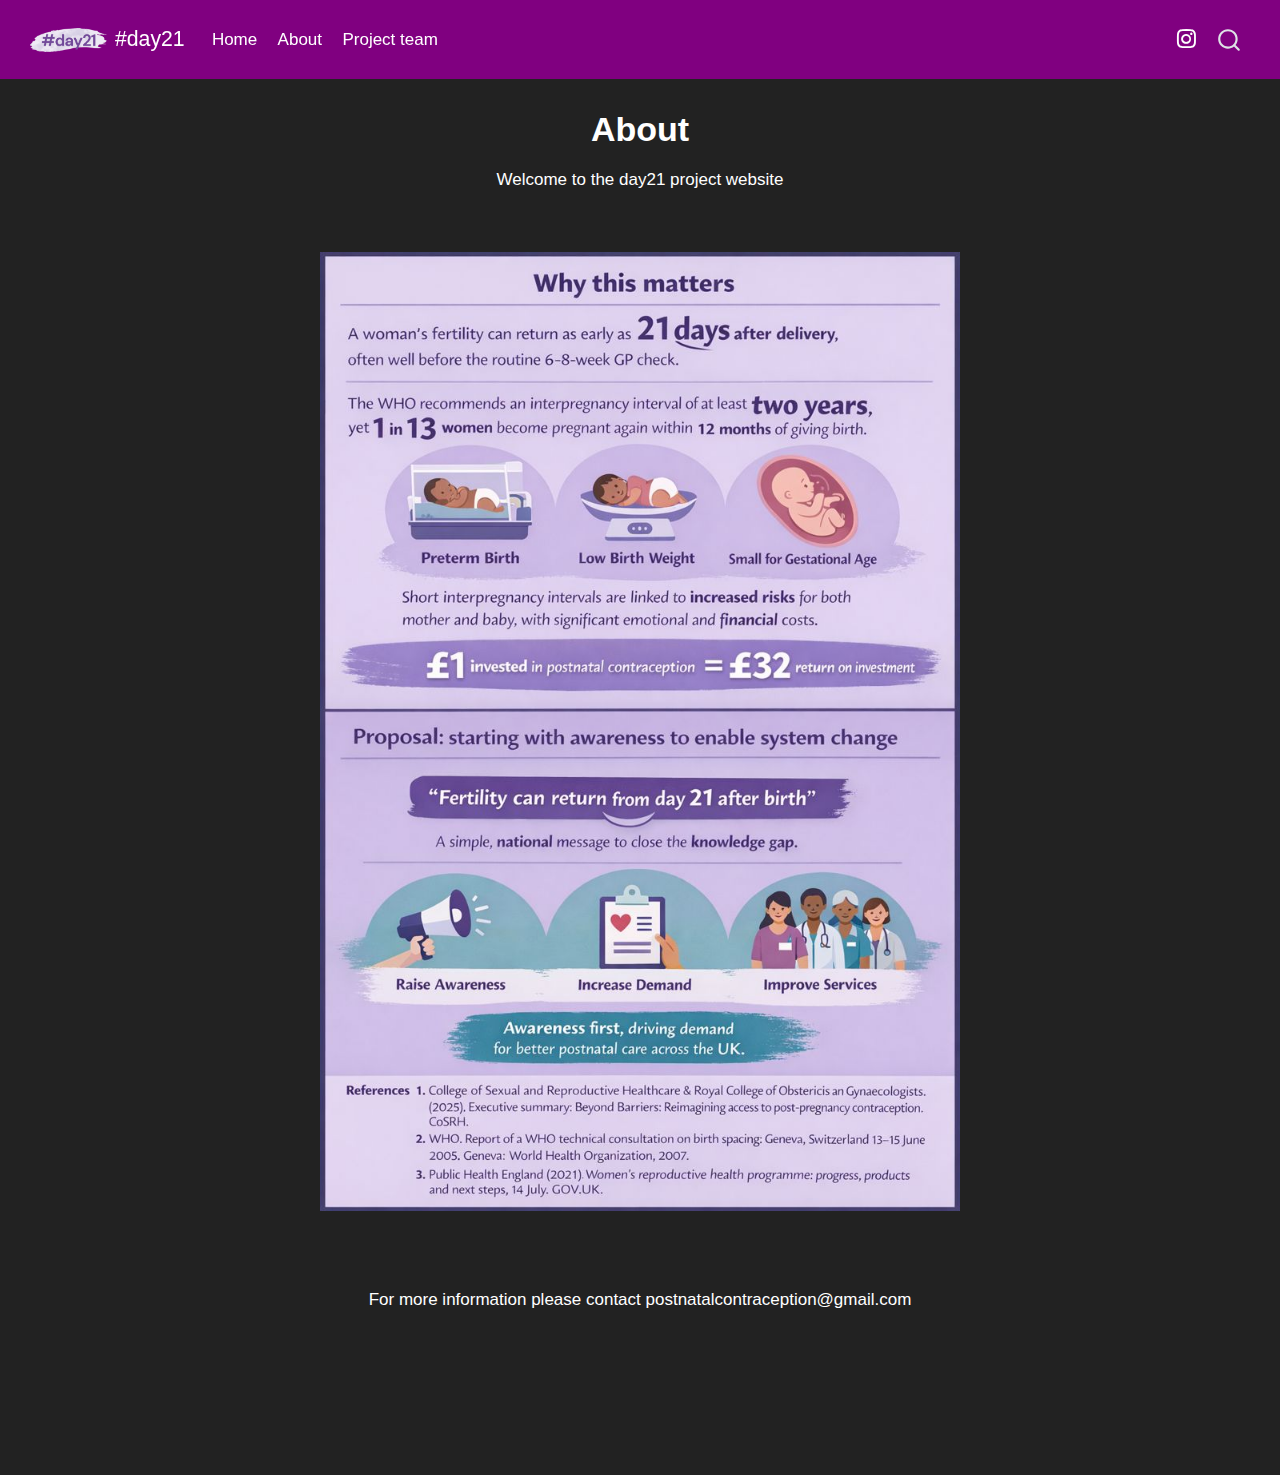
<file: docs/about.html>
<!DOCTYPE html>
<html xmlns="http://www.w3.org/1999/xhtml" lang="en" xml:lang="en"><head>

<meta charset="utf-8">
<meta name="generator" content="quarto-1.6.42">

<meta name="viewport" content="width=device-width, initial-scale=1.0, user-scalable=yes">


<title>About – #day21</title>
<style>
code{white-space: pre-wrap;}
span.smallcaps{font-variant: small-caps;}
div.columns{display: flex; gap: min(4vw, 1.5em);}
div.column{flex: auto; overflow-x: auto;}
div.hanging-indent{margin-left: 1.5em; text-indent: -1.5em;}
ul.task-list{list-style: none;}
ul.task-list li input[type="checkbox"] {
  width: 0.8em;
  margin: 0 0.8em 0.2em -1em; /* quarto-specific, see https://github.com/quarto-dev/quarto-cli/issues/4556 */ 
  vertical-align: middle;
}
</style>


<script src="site_libs/quarto-nav/quarto-nav.js"></script>
<script src="site_libs/quarto-nav/headroom.min.js"></script>
<script src="site_libs/clipboard/clipboard.min.js"></script>
<script src="site_libs/quarto-search/autocomplete.umd.js"></script>
<script src="site_libs/quarto-search/fuse.min.js"></script>
<script src="site_libs/quarto-search/quarto-search.js"></script>
<meta name="quarto:offset" content="./">
<script src="site_libs/quarto-html/quarto.js"></script>
<script src="site_libs/quarto-html/popper.min.js"></script>
<script src="site_libs/quarto-html/tippy.umd.min.js"></script>
<script src="site_libs/quarto-html/anchor.min.js"></script>
<link href="site_libs/quarto-html/tippy.css" rel="stylesheet">
<link href="site_libs/quarto-html/quarto-syntax-highlighting-dark-b53751a350365c71b6c909e95f209ed1.css" rel="stylesheet" id="quarto-text-highlighting-styles">
<script src="site_libs/bootstrap/bootstrap.min.js"></script>
<link href="site_libs/bootstrap/bootstrap-icons.css" rel="stylesheet">
<link href="site_libs/bootstrap/bootstrap-587cce3f7b410ddac10a7e7c797d839a.min.css" rel="stylesheet" append-hash="true" id="quarto-bootstrap" data-mode="dark">
<script id="quarto-search-options" type="application/json">{
  "location": "navbar",
  "copy-button": false,
  "collapse-after": 3,
  "panel-placement": "end",
  "type": "overlay",
  "limit": 50,
  "keyboard-shortcut": [
    "f",
    "/",
    "s"
  ],
  "show-item-context": false,
  "language": {
    "search-no-results-text": "No results",
    "search-matching-documents-text": "matching documents",
    "search-copy-link-title": "Copy link to search",
    "search-hide-matches-text": "Hide additional matches",
    "search-more-match-text": "more match in this document",
    "search-more-matches-text": "more matches in this document",
    "search-clear-button-title": "Clear",
    "search-text-placeholder": "",
    "search-detached-cancel-button-title": "Cancel",
    "search-submit-button-title": "Submit",
    "search-label": "Search"
  }
}</script>
<meta name="google-site-verification" content="YNCoKHF_iTIL2Mel8LO_p5IDsyJMHZ4XeLQvDbiXY2U">





<link rel="stylesheet" href="styles.css">
</head>

<body class="nav-fixed fullcontent">

<div id="quarto-search-results"></div>
  <header id="quarto-header" class="headroom fixed-top">
    <nav class="navbar navbar-expand-lg " data-bs-theme="dark">
      <div class="navbar-container container-fluid">
      <div class="navbar-brand-container mx-auto">
    <a href="./index.html" class="navbar-brand navbar-brand-logo">
    <img src="./images/day21_transparent.png" alt="" class="navbar-logo">
    </a>
    <a class="navbar-brand" href="./index.html">
    <span class="navbar-title">#day21</span>
    </a>
  </div>
            <div id="quarto-search" class="" title="Search"></div>
          <button class="navbar-toggler" type="button" data-bs-toggle="collapse" data-bs-target="#navbarCollapse" aria-controls="navbarCollapse" role="menu" aria-expanded="false" aria-label="Toggle navigation" onclick="if (window.quartoToggleHeadroom) { window.quartoToggleHeadroom(); }">
  <span class="navbar-toggler-icon"></span>
</button>
          <div class="collapse navbar-collapse" id="navbarCollapse">
            <ul class="navbar-nav navbar-nav-scroll me-auto">
  <li class="nav-item">
    <a class="nav-link" href="./index.html"> 
<span class="menu-text">Home</span></a>
  </li>  
  <li class="nav-item">
    <a class="nav-link active" href="./about.html" aria-current="page"> 
<span class="menu-text">About</span></a>
  </li>  
  <li class="nav-item">
    <a class="nav-link" href="./project-team.html"> 
<span class="menu-text">Project team</span></a>
  </li>  
</ul>
            <ul class="navbar-nav navbar-nav-scroll ms-auto">
  <li class="nav-item compact">
    <a class="nav-link" href="https://www.instagram.com/postnatalcontraception"> <i class="bi bi-instagram" role="img">
</i> 
<span class="menu-text"></span></a>
  </li>  
</ul>
          </div> <!-- /navcollapse -->
            <div class="quarto-navbar-tools">
</div>
      </div> <!-- /container-fluid -->
    </nav>
</header>
<!-- content -->
<div id="quarto-content" class="quarto-container page-columns page-rows-contents page-layout-article page-navbar">
<!-- sidebar -->
<!-- margin-sidebar -->
    
<!-- main -->
<main class="content" id="quarto-document-content">

<header id="title-block-header" class="quarto-title-block default">
<div class="quarto-title">
<h1 class="title">About</h1>
</div>



<div class="quarto-title-meta">

    
  
    
  </div>
  


</header>


<div style="text-align: center;">
<p>Welcome to the day21 project website</p>
<p><br></p>
<div class="quarto-figure quarto-figure-center">
<figure class="figure">
<p><img src="images/why.png" class="img-fluid quarto-figure quarto-figure-center figure-img" style="width:80.0%"></p>
</figure>
</div>
<p><br></p>
<p>For more information please contact postnatalcontraception@gmail.com</p>
<p><br><br></p>
</div>



</main> <!-- /main -->
<script id="quarto-html-after-body" type="application/javascript">
window.document.addEventListener("DOMContentLoaded", function (event) {
  const toggleBodyColorMode = (bsSheetEl) => {
    const mode = bsSheetEl.getAttribute("data-mode");
    const bodyEl = window.document.querySelector("body");
    if (mode === "dark") {
      bodyEl.classList.add("quarto-dark");
      bodyEl.classList.remove("quarto-light");
    } else {
      bodyEl.classList.add("quarto-light");
      bodyEl.classList.remove("quarto-dark");
    }
  }
  const toggleBodyColorPrimary = () => {
    const bsSheetEl = window.document.querySelector("link#quarto-bootstrap");
    if (bsSheetEl) {
      toggleBodyColorMode(bsSheetEl);
    }
  }
  toggleBodyColorPrimary();  
  const icon = "";
  const anchorJS = new window.AnchorJS();
  anchorJS.options = {
    placement: 'right',
    icon: icon
  };
  anchorJS.add('.anchored');
  const isCodeAnnotation = (el) => {
    for (const clz of el.classList) {
      if (clz.startsWith('code-annotation-')) {                     
        return true;
      }
    }
    return false;
  }
  const onCopySuccess = function(e) {
    // button target
    const button = e.trigger;
    // don't keep focus
    button.blur();
    // flash "checked"
    button.classList.add('code-copy-button-checked');
    var currentTitle = button.getAttribute("title");
    button.setAttribute("title", "Copied!");
    let tooltip;
    if (window.bootstrap) {
      button.setAttribute("data-bs-toggle", "tooltip");
      button.setAttribute("data-bs-placement", "left");
      button.setAttribute("data-bs-title", "Copied!");
      tooltip = new bootstrap.Tooltip(button, 
        { trigger: "manual", 
          customClass: "code-copy-button-tooltip",
          offset: [0, -8]});
      tooltip.show();    
    }
    setTimeout(function() {
      if (tooltip) {
        tooltip.hide();
        button.removeAttribute("data-bs-title");
        button.removeAttribute("data-bs-toggle");
        button.removeAttribute("data-bs-placement");
      }
      button.setAttribute("title", currentTitle);
      button.classList.remove('code-copy-button-checked');
    }, 1000);
    // clear code selection
    e.clearSelection();
  }
  const getTextToCopy = function(trigger) {
      const codeEl = trigger.previousElementSibling.cloneNode(true);
      for (const childEl of codeEl.children) {
        if (isCodeAnnotation(childEl)) {
          childEl.remove();
        }
      }
      return codeEl.innerText;
  }
  const clipboard = new window.ClipboardJS('.code-copy-button:not([data-in-quarto-modal])', {
    text: getTextToCopy
  });
  clipboard.on('success', onCopySuccess);
  if (window.document.getElementById('quarto-embedded-source-code-modal')) {
    const clipboardModal = new window.ClipboardJS('.code-copy-button[data-in-quarto-modal]', {
      text: getTextToCopy,
      container: window.document.getElementById('quarto-embedded-source-code-modal')
    });
    clipboardModal.on('success', onCopySuccess);
  }
    var localhostRegex = new RegExp(/^(?:http|https):\/\/localhost\:?[0-9]*\//);
    var mailtoRegex = new RegExp(/^mailto:/);
      var filterRegex = new RegExp('/' + window.location.host + '/');
    var isInternal = (href) => {
        return filterRegex.test(href) || localhostRegex.test(href) || mailtoRegex.test(href);
    }
    // Inspect non-navigation links and adorn them if external
 	var links = window.document.querySelectorAll('a[href]:not(.nav-link):not(.navbar-brand):not(.toc-action):not(.sidebar-link):not(.sidebar-item-toggle):not(.pagination-link):not(.no-external):not([aria-hidden]):not(.dropdown-item):not(.quarto-navigation-tool):not(.about-link)');
    for (var i=0; i<links.length; i++) {
      const link = links[i];
      if (!isInternal(link.href)) {
        // undo the damage that might have been done by quarto-nav.js in the case of
        // links that we want to consider external
        if (link.dataset.originalHref !== undefined) {
          link.href = link.dataset.originalHref;
        }
      }
    }
  function tippyHover(el, contentFn, onTriggerFn, onUntriggerFn) {
    const config = {
      allowHTML: true,
      maxWidth: 500,
      delay: 100,
      arrow: false,
      appendTo: function(el) {
          return el.parentElement;
      },
      interactive: true,
      interactiveBorder: 10,
      theme: 'quarto',
      placement: 'bottom-start',
    };
    if (contentFn) {
      config.content = contentFn;
    }
    if (onTriggerFn) {
      config.onTrigger = onTriggerFn;
    }
    if (onUntriggerFn) {
      config.onUntrigger = onUntriggerFn;
    }
    window.tippy(el, config); 
  }
  const noterefs = window.document.querySelectorAll('a[role="doc-noteref"]');
  for (var i=0; i<noterefs.length; i++) {
    const ref = noterefs[i];
    tippyHover(ref, function() {
      // use id or data attribute instead here
      let href = ref.getAttribute('data-footnote-href') || ref.getAttribute('href');
      try { href = new URL(href).hash; } catch {}
      const id = href.replace(/^#\/?/, "");
      const note = window.document.getElementById(id);
      if (note) {
        return note.innerHTML;
      } else {
        return "";
      }
    });
  }
  const xrefs = window.document.querySelectorAll('a.quarto-xref');
  const processXRef = (id, note) => {
    // Strip column container classes
    const stripColumnClz = (el) => {
      el.classList.remove("page-full", "page-columns");
      if (el.children) {
        for (const child of el.children) {
          stripColumnClz(child);
        }
      }
    }
    stripColumnClz(note)
    if (id === null || id.startsWith('sec-')) {
      // Special case sections, only their first couple elements
      const container = document.createElement("div");
      if (note.children && note.children.length > 2) {
        container.appendChild(note.children[0].cloneNode(true));
        for (let i = 1; i < note.children.length; i++) {
          const child = note.children[i];
          if (child.tagName === "P" && child.innerText === "") {
            continue;
          } else {
            container.appendChild(child.cloneNode(true));
            break;
          }
        }
        if (window.Quarto?.typesetMath) {
          window.Quarto.typesetMath(container);
        }
        return container.innerHTML
      } else {
        if (window.Quarto?.typesetMath) {
          window.Quarto.typesetMath(note);
        }
        return note.innerHTML;
      }
    } else {
      // Remove any anchor links if they are present
      const anchorLink = note.querySelector('a.anchorjs-link');
      if (anchorLink) {
        anchorLink.remove();
      }
      if (window.Quarto?.typesetMath) {
        window.Quarto.typesetMath(note);
      }
      if (note.classList.contains("callout")) {
        return note.outerHTML;
      } else {
        return note.innerHTML;
      }
    }
  }
  for (var i=0; i<xrefs.length; i++) {
    const xref = xrefs[i];
    tippyHover(xref, undefined, function(instance) {
      instance.disable();
      let url = xref.getAttribute('href');
      let hash = undefined; 
      if (url.startsWith('#')) {
        hash = url;
      } else {
        try { hash = new URL(url).hash; } catch {}
      }
      if (hash) {
        const id = hash.replace(/^#\/?/, "");
        const note = window.document.getElementById(id);
        if (note !== null) {
          try {
            const html = processXRef(id, note.cloneNode(true));
            instance.setContent(html);
          } finally {
            instance.enable();
            instance.show();
          }
        } else {
          // See if we can fetch this
          fetch(url.split('#')[0])
          .then(res => res.text())
          .then(html => {
            const parser = new DOMParser();
            const htmlDoc = parser.parseFromString(html, "text/html");
            const note = htmlDoc.getElementById(id);
            if (note !== null) {
              const html = processXRef(id, note);
              instance.setContent(html);
            } 
          }).finally(() => {
            instance.enable();
            instance.show();
          });
        }
      } else {
        // See if we can fetch a full url (with no hash to target)
        // This is a special case and we should probably do some content thinning / targeting
        fetch(url)
        .then(res => res.text())
        .then(html => {
          const parser = new DOMParser();
          const htmlDoc = parser.parseFromString(html, "text/html");
          const note = htmlDoc.querySelector('main.content');
          if (note !== null) {
            // This should only happen for chapter cross references
            // (since there is no id in the URL)
            // remove the first header
            if (note.children.length > 0 && note.children[0].tagName === "HEADER") {
              note.children[0].remove();
            }
            const html = processXRef(null, note);
            instance.setContent(html);
          } 
        }).finally(() => {
          instance.enable();
          instance.show();
        });
      }
    }, function(instance) {
    });
  }
      let selectedAnnoteEl;
      const selectorForAnnotation = ( cell, annotation) => {
        let cellAttr = 'data-code-cell="' + cell + '"';
        let lineAttr = 'data-code-annotation="' +  annotation + '"';
        const selector = 'span[' + cellAttr + '][' + lineAttr + ']';
        return selector;
      }
      const selectCodeLines = (annoteEl) => {
        const doc = window.document;
        const targetCell = annoteEl.getAttribute("data-target-cell");
        const targetAnnotation = annoteEl.getAttribute("data-target-annotation");
        const annoteSpan = window.document.querySelector(selectorForAnnotation(targetCell, targetAnnotation));
        const lines = annoteSpan.getAttribute("data-code-lines").split(",");
        const lineIds = lines.map((line) => {
          return targetCell + "-" + line;
        })
        let top = null;
        let height = null;
        let parent = null;
        if (lineIds.length > 0) {
            //compute the position of the single el (top and bottom and make a div)
            const el = window.document.getElementById(lineIds[0]);
            top = el.offsetTop;
            height = el.offsetHeight;
            parent = el.parentElement.parentElement;
          if (lineIds.length > 1) {
            const lastEl = window.document.getElementById(lineIds[lineIds.length - 1]);
            const bottom = lastEl.offsetTop + lastEl.offsetHeight;
            height = bottom - top;
          }
          if (top !== null && height !== null && parent !== null) {
            // cook up a div (if necessary) and position it 
            let div = window.document.getElementById("code-annotation-line-highlight");
            if (div === null) {
              div = window.document.createElement("div");
              div.setAttribute("id", "code-annotation-line-highlight");
              div.style.position = 'absolute';
              parent.appendChild(div);
            }
            div.style.top = top - 2 + "px";
            div.style.height = height + 4 + "px";
            div.style.left = 0;
            let gutterDiv = window.document.getElementById("code-annotation-line-highlight-gutter");
            if (gutterDiv === null) {
              gutterDiv = window.document.createElement("div");
              gutterDiv.setAttribute("id", "code-annotation-line-highlight-gutter");
              gutterDiv.style.position = 'absolute';
              const codeCell = window.document.getElementById(targetCell);
              const gutter = codeCell.querySelector('.code-annotation-gutter');
              gutter.appendChild(gutterDiv);
            }
            gutterDiv.style.top = top - 2 + "px";
            gutterDiv.style.height = height + 4 + "px";
          }
          selectedAnnoteEl = annoteEl;
        }
      };
      const unselectCodeLines = () => {
        const elementsIds = ["code-annotation-line-highlight", "code-annotation-line-highlight-gutter"];
        elementsIds.forEach((elId) => {
          const div = window.document.getElementById(elId);
          if (div) {
            div.remove();
          }
        });
        selectedAnnoteEl = undefined;
      };
        // Handle positioning of the toggle
    window.addEventListener(
      "resize",
      throttle(() => {
        elRect = undefined;
        if (selectedAnnoteEl) {
          selectCodeLines(selectedAnnoteEl);
        }
      }, 10)
    );
    function throttle(fn, ms) {
    let throttle = false;
    let timer;
      return (...args) => {
        if(!throttle) { // first call gets through
            fn.apply(this, args);
            throttle = true;
        } else { // all the others get throttled
            if(timer) clearTimeout(timer); // cancel #2
            timer = setTimeout(() => {
              fn.apply(this, args);
              timer = throttle = false;
            }, ms);
        }
      };
    }
      // Attach click handler to the DT
      const annoteDls = window.document.querySelectorAll('dt[data-target-cell]');
      for (const annoteDlNode of annoteDls) {
        annoteDlNode.addEventListener('click', (event) => {
          const clickedEl = event.target;
          if (clickedEl !== selectedAnnoteEl) {
            unselectCodeLines();
            const activeEl = window.document.querySelector('dt[data-target-cell].code-annotation-active');
            if (activeEl) {
              activeEl.classList.remove('code-annotation-active');
            }
            selectCodeLines(clickedEl);
            clickedEl.classList.add('code-annotation-active');
          } else {
            // Unselect the line
            unselectCodeLines();
            clickedEl.classList.remove('code-annotation-active');
          }
        });
      }
  const findCites = (el) => {
    const parentEl = el.parentElement;
    if (parentEl) {
      const cites = parentEl.dataset.cites;
      if (cites) {
        return {
          el,
          cites: cites.split(' ')
        };
      } else {
        return findCites(el.parentElement)
      }
    } else {
      return undefined;
    }
  };
  var bibliorefs = window.document.querySelectorAll('a[role="doc-biblioref"]');
  for (var i=0; i<bibliorefs.length; i++) {
    const ref = bibliorefs[i];
    const citeInfo = findCites(ref);
    if (citeInfo) {
      tippyHover(citeInfo.el, function() {
        var popup = window.document.createElement('div');
        citeInfo.cites.forEach(function(cite) {
          var citeDiv = window.document.createElement('div');
          citeDiv.classList.add('hanging-indent');
          citeDiv.classList.add('csl-entry');
          var biblioDiv = window.document.getElementById('ref-' + cite);
          if (biblioDiv) {
            citeDiv.innerHTML = biblioDiv.innerHTML;
          }
          popup.appendChild(citeDiv);
        });
        return popup.innerHTML;
      });
    }
  }
});
</script>
</div> <!-- /content -->




</body></html>
</file>
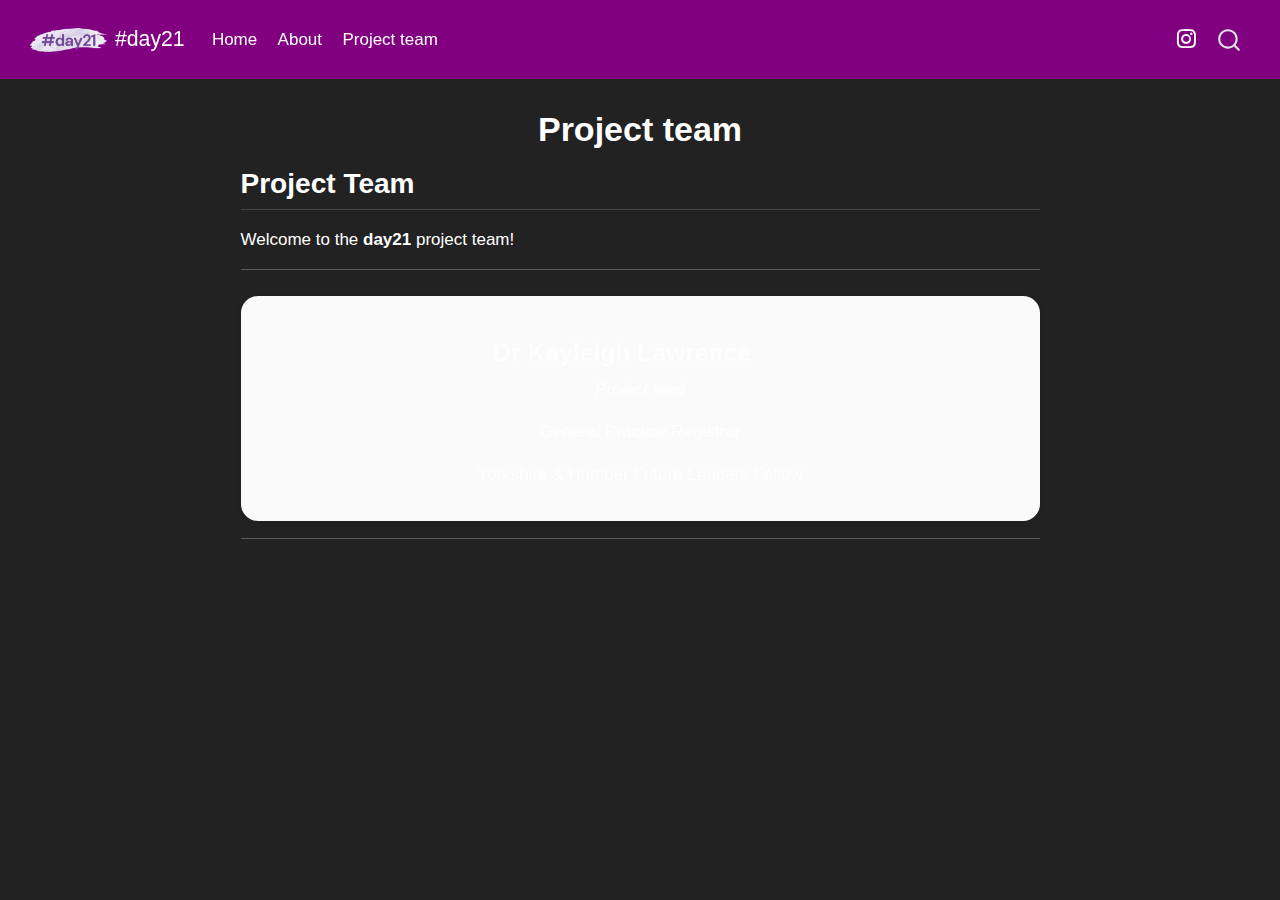
<file: docs/project-team.html>
<!DOCTYPE html>
<html xmlns="http://www.w3.org/1999/xhtml" lang="en" xml:lang="en"><head>

<meta charset="utf-8">
<meta name="generator" content="quarto-1.6.42">

<meta name="viewport" content="width=device-width, initial-scale=1.0, user-scalable=yes">


<title>Project team – #day21</title>
<style>
code{white-space: pre-wrap;}
span.smallcaps{font-variant: small-caps;}
div.columns{display: flex; gap: min(4vw, 1.5em);}
div.column{flex: auto; overflow-x: auto;}
div.hanging-indent{margin-left: 1.5em; text-indent: -1.5em;}
ul.task-list{list-style: none;}
ul.task-list li input[type="checkbox"] {
  width: 0.8em;
  margin: 0 0.8em 0.2em -1em; /* quarto-specific, see https://github.com/quarto-dev/quarto-cli/issues/4556 */ 
  vertical-align: middle;
}
</style>


<script src="site_libs/quarto-nav/quarto-nav.js"></script>
<script src="site_libs/quarto-nav/headroom.min.js"></script>
<script src="site_libs/clipboard/clipboard.min.js"></script>
<script src="site_libs/quarto-search/autocomplete.umd.js"></script>
<script src="site_libs/quarto-search/fuse.min.js"></script>
<script src="site_libs/quarto-search/quarto-search.js"></script>
<meta name="quarto:offset" content="./">
<script src="site_libs/quarto-html/quarto.js"></script>
<script src="site_libs/quarto-html/popper.min.js"></script>
<script src="site_libs/quarto-html/tippy.umd.min.js"></script>
<script src="site_libs/quarto-html/anchor.min.js"></script>
<link href="site_libs/quarto-html/tippy.css" rel="stylesheet">
<link href="site_libs/quarto-html/quarto-syntax-highlighting-dark-b53751a350365c71b6c909e95f209ed1.css" rel="stylesheet" id="quarto-text-highlighting-styles">
<script src="site_libs/bootstrap/bootstrap.min.js"></script>
<link href="site_libs/bootstrap/bootstrap-icons.css" rel="stylesheet">
<link href="site_libs/bootstrap/bootstrap-587cce3f7b410ddac10a7e7c797d839a.min.css" rel="stylesheet" append-hash="true" id="quarto-bootstrap" data-mode="dark">
<script id="quarto-search-options" type="application/json">{
  "location": "navbar",
  "copy-button": false,
  "collapse-after": 3,
  "panel-placement": "end",
  "type": "overlay",
  "limit": 50,
  "keyboard-shortcut": [
    "f",
    "/",
    "s"
  ],
  "show-item-context": false,
  "language": {
    "search-no-results-text": "No results",
    "search-matching-documents-text": "matching documents",
    "search-copy-link-title": "Copy link to search",
    "search-hide-matches-text": "Hide additional matches",
    "search-more-match-text": "more match in this document",
    "search-more-matches-text": "more matches in this document",
    "search-clear-button-title": "Clear",
    "search-text-placeholder": "",
    "search-detached-cancel-button-title": "Cancel",
    "search-submit-button-title": "Submit",
    "search-label": "Search"
  }
}</script>
<meta name="google-site-verification" content="YNCoKHF_iTIL2Mel8LO_p5IDsyJMHZ4XeLQvDbiXY2U">





<link rel="stylesheet" href="styles.css">
</head>

<body class="nav-fixed fullcontent">

<div id="quarto-search-results"></div>
  <header id="quarto-header" class="headroom fixed-top">
    <nav class="navbar navbar-expand-lg " data-bs-theme="dark">
      <div class="navbar-container container-fluid">
      <div class="navbar-brand-container mx-auto">
    <a href="./index.html" class="navbar-brand navbar-brand-logo">
    <img src="./images/day21_transparent.png" alt="" class="navbar-logo">
    </a>
    <a class="navbar-brand" href="./index.html">
    <span class="navbar-title">#day21</span>
    </a>
  </div>
            <div id="quarto-search" class="" title="Search"></div>
          <button class="navbar-toggler" type="button" data-bs-toggle="collapse" data-bs-target="#navbarCollapse" aria-controls="navbarCollapse" role="menu" aria-expanded="false" aria-label="Toggle navigation" onclick="if (window.quartoToggleHeadroom) { window.quartoToggleHeadroom(); }">
  <span class="navbar-toggler-icon"></span>
</button>
          <div class="collapse navbar-collapse" id="navbarCollapse">
            <ul class="navbar-nav navbar-nav-scroll me-auto">
  <li class="nav-item">
    <a class="nav-link" href="./index.html"> 
<span class="menu-text">Home</span></a>
  </li>  
  <li class="nav-item">
    <a class="nav-link" href="./about.html"> 
<span class="menu-text">About</span></a>
  </li>  
  <li class="nav-item">
    <a class="nav-link active" href="./project-team.html" aria-current="page"> 
<span class="menu-text">Project team</span></a>
  </li>  
</ul>
            <ul class="navbar-nav navbar-nav-scroll ms-auto">
  <li class="nav-item compact">
    <a class="nav-link" href="https://www.instagram.com/postnatalcontraception"> <i class="bi bi-instagram" role="img">
</i> 
<span class="menu-text"></span></a>
  </li>  
</ul>
          </div> <!-- /navcollapse -->
            <div class="quarto-navbar-tools">
</div>
      </div> <!-- /container-fluid -->
    </nav>
</header>
<!-- content -->
<div id="quarto-content" class="quarto-container page-columns page-rows-contents page-layout-article page-navbar">
<!-- sidebar -->
<!-- margin-sidebar -->
    
<!-- main -->
<main class="content" id="quarto-document-content">

<header id="title-block-header" class="quarto-title-block default">
<div class="quarto-title">
<h1 class="title">Project team</h1>
</div>



<div class="quarto-title-meta">

    
  
    
  </div>
  


</header>


<section id="project-team" class="level2">
<h2 class="anchored" data-anchor-id="project-team">Project Team</h2>
<p>Welcome to the <strong>day21</strong> project team!<br>
</p>
<hr>
<div class="team-grid">
<div class="team-member">
<h3 class="anchored">
Dr Kayleigh Lawrence
</h3>
<p>
<em>Project lead</em>
</p>
<p>
General Practice Registrar
</p>
<p>
Yorkshire &amp; Humber Future Leaders Fellow
</p>
</div>
</div>
<hr>
<style>
.team-grid {
  display: grid;
  grid-template-columns: repeat(auto-fit, minmax(220px, 1fr));
  gap: 1.5rem;
  margin-top: 1.5rem;
}

.team-member {
  text-align: center;
  padding: 1rem;
  background: #fafafa;
  border-radius: 1rem;
  box-shadow: 0 2px 6px rgba(0,0,0,0.1);
}

.team-photo {
  width: 150px;
  height: 150px;
  object-fit: cover;
  border-radius: 50%;get
  margin-bottom: 0.75rem;
}
</style>


</section>

</main> <!-- /main -->
<script id="quarto-html-after-body" type="application/javascript">
window.document.addEventListener("DOMContentLoaded", function (event) {
  const toggleBodyColorMode = (bsSheetEl) => {
    const mode = bsSheetEl.getAttribute("data-mode");
    const bodyEl = window.document.querySelector("body");
    if (mode === "dark") {
      bodyEl.classList.add("quarto-dark");
      bodyEl.classList.remove("quarto-light");
    } else {
      bodyEl.classList.add("quarto-light");
      bodyEl.classList.remove("quarto-dark");
    }
  }
  const toggleBodyColorPrimary = () => {
    const bsSheetEl = window.document.querySelector("link#quarto-bootstrap");
    if (bsSheetEl) {
      toggleBodyColorMode(bsSheetEl);
    }
  }
  toggleBodyColorPrimary();  
  const icon = "";
  const anchorJS = new window.AnchorJS();
  anchorJS.options = {
    placement: 'right',
    icon: icon
  };
  anchorJS.add('.anchored');
  const isCodeAnnotation = (el) => {
    for (const clz of el.classList) {
      if (clz.startsWith('code-annotation-')) {                     
        return true;
      }
    }
    return false;
  }
  const onCopySuccess = function(e) {
    // button target
    const button = e.trigger;
    // don't keep focus
    button.blur();
    // flash "checked"
    button.classList.add('code-copy-button-checked');
    var currentTitle = button.getAttribute("title");
    button.setAttribute("title", "Copied!");
    let tooltip;
    if (window.bootstrap) {
      button.setAttribute("data-bs-toggle", "tooltip");
      button.setAttribute("data-bs-placement", "left");
      button.setAttribute("data-bs-title", "Copied!");
      tooltip = new bootstrap.Tooltip(button, 
        { trigger: "manual", 
          customClass: "code-copy-button-tooltip",
          offset: [0, -8]});
      tooltip.show();    
    }
    setTimeout(function() {
      if (tooltip) {
        tooltip.hide();
        button.removeAttribute("data-bs-title");
        button.removeAttribute("data-bs-toggle");
        button.removeAttribute("data-bs-placement");
      }
      button.setAttribute("title", currentTitle);
      button.classList.remove('code-copy-button-checked');
    }, 1000);
    // clear code selection
    e.clearSelection();
  }
  const getTextToCopy = function(trigger) {
      const codeEl = trigger.previousElementSibling.cloneNode(true);
      for (const childEl of codeEl.children) {
        if (isCodeAnnotation(childEl)) {
          childEl.remove();
        }
      }
      return codeEl.innerText;
  }
  const clipboard = new window.ClipboardJS('.code-copy-button:not([data-in-quarto-modal])', {
    text: getTextToCopy
  });
  clipboard.on('success', onCopySuccess);
  if (window.document.getElementById('quarto-embedded-source-code-modal')) {
    const clipboardModal = new window.ClipboardJS('.code-copy-button[data-in-quarto-modal]', {
      text: getTextToCopy,
      container: window.document.getElementById('quarto-embedded-source-code-modal')
    });
    clipboardModal.on('success', onCopySuccess);
  }
    var localhostRegex = new RegExp(/^(?:http|https):\/\/localhost\:?[0-9]*\//);
    var mailtoRegex = new RegExp(/^mailto:/);
      var filterRegex = new RegExp('/' + window.location.host + '/');
    var isInternal = (href) => {
        return filterRegex.test(href) || localhostRegex.test(href) || mailtoRegex.test(href);
    }
    // Inspect non-navigation links and adorn them if external
 	var links = window.document.querySelectorAll('a[href]:not(.nav-link):not(.navbar-brand):not(.toc-action):not(.sidebar-link):not(.sidebar-item-toggle):not(.pagination-link):not(.no-external):not([aria-hidden]):not(.dropdown-item):not(.quarto-navigation-tool):not(.about-link)');
    for (var i=0; i<links.length; i++) {
      const link = links[i];
      if (!isInternal(link.href)) {
        // undo the damage that might have been done by quarto-nav.js in the case of
        // links that we want to consider external
        if (link.dataset.originalHref !== undefined) {
          link.href = link.dataset.originalHref;
        }
      }
    }
  function tippyHover(el, contentFn, onTriggerFn, onUntriggerFn) {
    const config = {
      allowHTML: true,
      maxWidth: 500,
      delay: 100,
      arrow: false,
      appendTo: function(el) {
          return el.parentElement;
      },
      interactive: true,
      interactiveBorder: 10,
      theme: 'quarto',
      placement: 'bottom-start',
    };
    if (contentFn) {
      config.content = contentFn;
    }
    if (onTriggerFn) {
      config.onTrigger = onTriggerFn;
    }
    if (onUntriggerFn) {
      config.onUntrigger = onUntriggerFn;
    }
    window.tippy(el, config); 
  }
  const noterefs = window.document.querySelectorAll('a[role="doc-noteref"]');
  for (var i=0; i<noterefs.length; i++) {
    const ref = noterefs[i];
    tippyHover(ref, function() {
      // use id or data attribute instead here
      let href = ref.getAttribute('data-footnote-href') || ref.getAttribute('href');
      try { href = new URL(href).hash; } catch {}
      const id = href.replace(/^#\/?/, "");
      const note = window.document.getElementById(id);
      if (note) {
        return note.innerHTML;
      } else {
        return "";
      }
    });
  }
  const xrefs = window.document.querySelectorAll('a.quarto-xref');
  const processXRef = (id, note) => {
    // Strip column container classes
    const stripColumnClz = (el) => {
      el.classList.remove("page-full", "page-columns");
      if (el.children) {
        for (const child of el.children) {
          stripColumnClz(child);
        }
      }
    }
    stripColumnClz(note)
    if (id === null || id.startsWith('sec-')) {
      // Special case sections, only their first couple elements
      const container = document.createElement("div");
      if (note.children && note.children.length > 2) {
        container.appendChild(note.children[0].cloneNode(true));
        for (let i = 1; i < note.children.length; i++) {
          const child = note.children[i];
          if (child.tagName === "P" && child.innerText === "") {
            continue;
          } else {
            container.appendChild(child.cloneNode(true));
            break;
          }
        }
        if (window.Quarto?.typesetMath) {
          window.Quarto.typesetMath(container);
        }
        return container.innerHTML
      } else {
        if (window.Quarto?.typesetMath) {
          window.Quarto.typesetMath(note);
        }
        return note.innerHTML;
      }
    } else {
      // Remove any anchor links if they are present
      const anchorLink = note.querySelector('a.anchorjs-link');
      if (anchorLink) {
        anchorLink.remove();
      }
      if (window.Quarto?.typesetMath) {
        window.Quarto.typesetMath(note);
      }
      if (note.classList.contains("callout")) {
        return note.outerHTML;
      } else {
        return note.innerHTML;
      }
    }
  }
  for (var i=0; i<xrefs.length; i++) {
    const xref = xrefs[i];
    tippyHover(xref, undefined, function(instance) {
      instance.disable();
      let url = xref.getAttribute('href');
      let hash = undefined; 
      if (url.startsWith('#')) {
        hash = url;
      } else {
        try { hash = new URL(url).hash; } catch {}
      }
      if (hash) {
        const id = hash.replace(/^#\/?/, "");
        const note = window.document.getElementById(id);
        if (note !== null) {
          try {
            const html = processXRef(id, note.cloneNode(true));
            instance.setContent(html);
          } finally {
            instance.enable();
            instance.show();
          }
        } else {
          // See if we can fetch this
          fetch(url.split('#')[0])
          .then(res => res.text())
          .then(html => {
            const parser = new DOMParser();
            const htmlDoc = parser.parseFromString(html, "text/html");
            const note = htmlDoc.getElementById(id);
            if (note !== null) {
              const html = processXRef(id, note);
              instance.setContent(html);
            } 
          }).finally(() => {
            instance.enable();
            instance.show();
          });
        }
      } else {
        // See if we can fetch a full url (with no hash to target)
        // This is a special case and we should probably do some content thinning / targeting
        fetch(url)
        .then(res => res.text())
        .then(html => {
          const parser = new DOMParser();
          const htmlDoc = parser.parseFromString(html, "text/html");
          const note = htmlDoc.querySelector('main.content');
          if (note !== null) {
            // This should only happen for chapter cross references
            // (since there is no id in the URL)
            // remove the first header
            if (note.children.length > 0 && note.children[0].tagName === "HEADER") {
              note.children[0].remove();
            }
            const html = processXRef(null, note);
            instance.setContent(html);
          } 
        }).finally(() => {
          instance.enable();
          instance.show();
        });
      }
    }, function(instance) {
    });
  }
      let selectedAnnoteEl;
      const selectorForAnnotation = ( cell, annotation) => {
        let cellAttr = 'data-code-cell="' + cell + '"';
        let lineAttr = 'data-code-annotation="' +  annotation + '"';
        const selector = 'span[' + cellAttr + '][' + lineAttr + ']';
        return selector;
      }
      const selectCodeLines = (annoteEl) => {
        const doc = window.document;
        const targetCell = annoteEl.getAttribute("data-target-cell");
        const targetAnnotation = annoteEl.getAttribute("data-target-annotation");
        const annoteSpan = window.document.querySelector(selectorForAnnotation(targetCell, targetAnnotation));
        const lines = annoteSpan.getAttribute("data-code-lines").split(",");
        const lineIds = lines.map((line) => {
          return targetCell + "-" + line;
        })
        let top = null;
        let height = null;
        let parent = null;
        if (lineIds.length > 0) {
            //compute the position of the single el (top and bottom and make a div)
            const el = window.document.getElementById(lineIds[0]);
            top = el.offsetTop;
            height = el.offsetHeight;
            parent = el.parentElement.parentElement;
          if (lineIds.length > 1) {
            const lastEl = window.document.getElementById(lineIds[lineIds.length - 1]);
            const bottom = lastEl.offsetTop + lastEl.offsetHeight;
            height = bottom - top;
          }
          if (top !== null && height !== null && parent !== null) {
            // cook up a div (if necessary) and position it 
            let div = window.document.getElementById("code-annotation-line-highlight");
            if (div === null) {
              div = window.document.createElement("div");
              div.setAttribute("id", "code-annotation-line-highlight");
              div.style.position = 'absolute';
              parent.appendChild(div);
            }
            div.style.top = top - 2 + "px";
            div.style.height = height + 4 + "px";
            div.style.left = 0;
            let gutterDiv = window.document.getElementById("code-annotation-line-highlight-gutter");
            if (gutterDiv === null) {
              gutterDiv = window.document.createElement("div");
              gutterDiv.setAttribute("id", "code-annotation-line-highlight-gutter");
              gutterDiv.style.position = 'absolute';
              const codeCell = window.document.getElementById(targetCell);
              const gutter = codeCell.querySelector('.code-annotation-gutter');
              gutter.appendChild(gutterDiv);
            }
            gutterDiv.style.top = top - 2 + "px";
            gutterDiv.style.height = height + 4 + "px";
          }
          selectedAnnoteEl = annoteEl;
        }
      };
      const unselectCodeLines = () => {
        const elementsIds = ["code-annotation-line-highlight", "code-annotation-line-highlight-gutter"];
        elementsIds.forEach((elId) => {
          const div = window.document.getElementById(elId);
          if (div) {
            div.remove();
          }
        });
        selectedAnnoteEl = undefined;
      };
        // Handle positioning of the toggle
    window.addEventListener(
      "resize",
      throttle(() => {
        elRect = undefined;
        if (selectedAnnoteEl) {
          selectCodeLines(selectedAnnoteEl);
        }
      }, 10)
    );
    function throttle(fn, ms) {
    let throttle = false;
    let timer;
      return (...args) => {
        if(!throttle) { // first call gets through
            fn.apply(this, args);
            throttle = true;
        } else { // all the others get throttled
            if(timer) clearTimeout(timer); // cancel #2
            timer = setTimeout(() => {
              fn.apply(this, args);
              timer = throttle = false;
            }, ms);
        }
      };
    }
      // Attach click handler to the DT
      const annoteDls = window.document.querySelectorAll('dt[data-target-cell]');
      for (const annoteDlNode of annoteDls) {
        annoteDlNode.addEventListener('click', (event) => {
          const clickedEl = event.target;
          if (clickedEl !== selectedAnnoteEl) {
            unselectCodeLines();
            const activeEl = window.document.querySelector('dt[data-target-cell].code-annotation-active');
            if (activeEl) {
              activeEl.classList.remove('code-annotation-active');
            }
            selectCodeLines(clickedEl);
            clickedEl.classList.add('code-annotation-active');
          } else {
            // Unselect the line
            unselectCodeLines();
            clickedEl.classList.remove('code-annotation-active');
          }
        });
      }
  const findCites = (el) => {
    const parentEl = el.parentElement;
    if (parentEl) {
      const cites = parentEl.dataset.cites;
      if (cites) {
        return {
          el,
          cites: cites.split(' ')
        };
      } else {
        return findCites(el.parentElement)
      }
    } else {
      return undefined;
    }
  };
  var bibliorefs = window.document.querySelectorAll('a[role="doc-biblioref"]');
  for (var i=0; i<bibliorefs.length; i++) {
    const ref = bibliorefs[i];
    const citeInfo = findCites(ref);
    if (citeInfo) {
      tippyHover(citeInfo.el, function() {
        var popup = window.document.createElement('div');
        citeInfo.cites.forEach(function(cite) {
          var citeDiv = window.document.createElement('div');
          citeDiv.classList.add('hanging-indent');
          citeDiv.classList.add('csl-entry');
          var biblioDiv = window.document.getElementById('ref-' + cite);
          if (biblioDiv) {
            citeDiv.innerHTML = biblioDiv.innerHTML;
          }
          popup.appendChild(citeDiv);
        });
        return popup.innerHTML;
      });
    }
  }
});
</script>
</div> <!-- /content -->




</body></html>
</file>
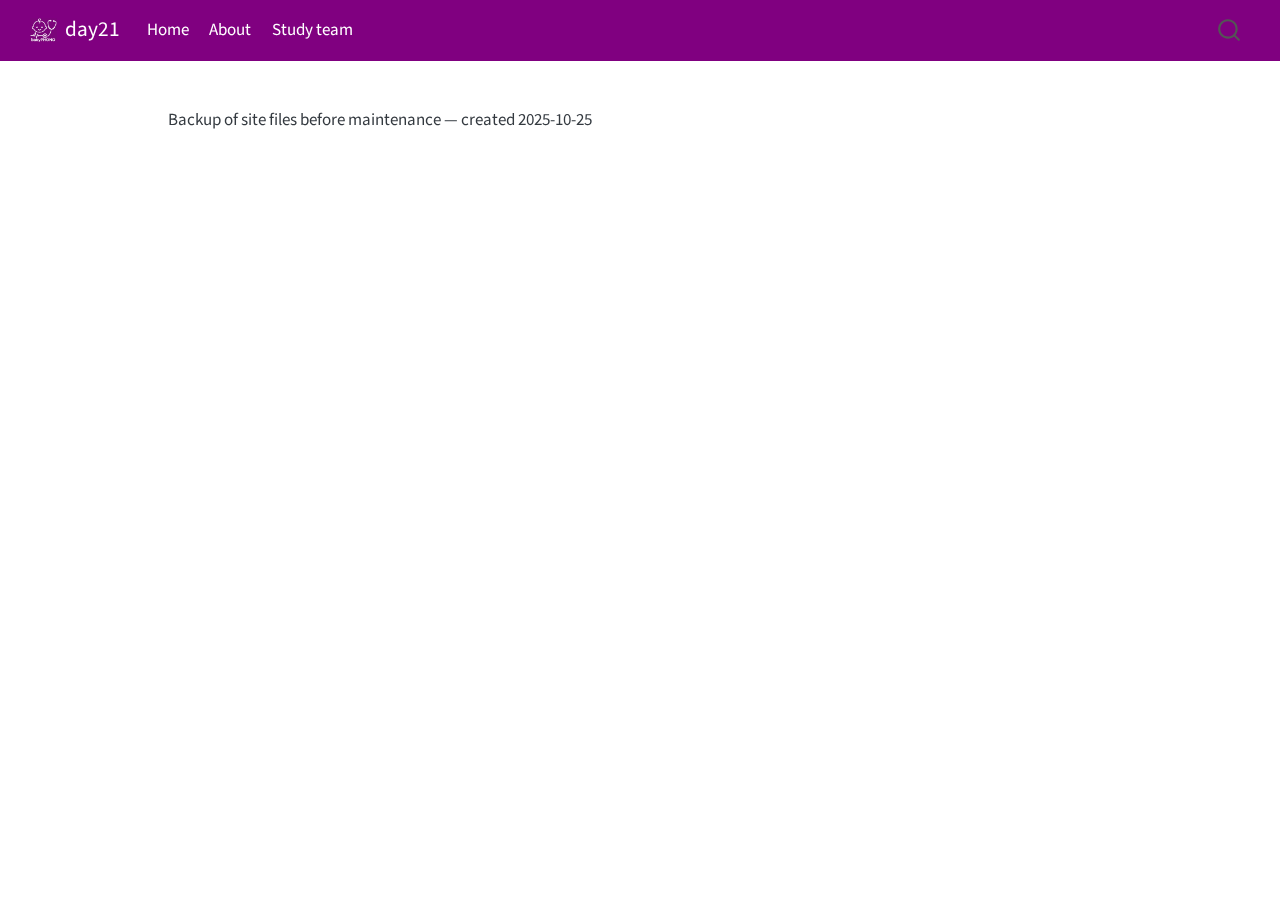
<file: docs/readme.html>
<!DOCTYPE html>
<html xmlns="http://www.w3.org/1999/xhtml" lang="en" xml:lang="en"><head>

<meta charset="utf-8">
<meta name="generator" content="quarto-1.6.42">

<meta name="viewport" content="width=device-width, initial-scale=1.0, user-scalable=yes">


<title>readme – day21</title>
<style>
code{white-space: pre-wrap;}
span.smallcaps{font-variant: small-caps;}
div.columns{display: flex; gap: min(4vw, 1.5em);}
div.column{flex: auto; overflow-x: auto;}
div.hanging-indent{margin-left: 1.5em; text-indent: -1.5em;}
ul.task-list{list-style: none;}
ul.task-list li input[type="checkbox"] {
  width: 0.8em;
  margin: 0 0.8em 0.2em -1em; /* quarto-specific, see https://github.com/quarto-dev/quarto-cli/issues/4556 */ 
  vertical-align: middle;
}
</style>


<script src="site_libs/quarto-nav/quarto-nav.js"></script>
<script src="site_libs/quarto-nav/headroom.min.js"></script>
<script src="site_libs/clipboard/clipboard.min.js"></script>
<script src="site_libs/quarto-search/autocomplete.umd.js"></script>
<script src="site_libs/quarto-search/fuse.min.js"></script>
<script src="site_libs/quarto-search/quarto-search.js"></script>
<meta name="quarto:offset" content="./">
<script src="site_libs/quarto-html/quarto.js"></script>
<script src="site_libs/quarto-html/popper.min.js"></script>
<script src="site_libs/quarto-html/tippy.umd.min.js"></script>
<script src="site_libs/quarto-html/anchor.min.js"></script>
<link href="site_libs/quarto-html/tippy.css" rel="stylesheet">
<link href="site_libs/quarto-html/quarto-syntax-highlighting-2f5df379a58b258e96c21c0638c20c03.css" rel="stylesheet" id="quarto-text-highlighting-styles">
<script src="site_libs/bootstrap/bootstrap.min.js"></script>
<link href="site_libs/bootstrap/bootstrap-icons.css" rel="stylesheet">
<link href="site_libs/bootstrap/bootstrap-ddd961a2510921635943dfbbd19534c4.min.css" rel="stylesheet" append-hash="true" id="quarto-bootstrap" data-mode="light">
<script id="quarto-search-options" type="application/json">{
  "location": "navbar",
  "copy-button": false,
  "collapse-after": 3,
  "panel-placement": "end",
  "type": "overlay",
  "limit": 50,
  "keyboard-shortcut": [
    "f",
    "/",
    "s"
  ],
  "show-item-context": false,
  "language": {
    "search-no-results-text": "No results",
    "search-matching-documents-text": "matching documents",
    "search-copy-link-title": "Copy link to search",
    "search-hide-matches-text": "Hide additional matches",
    "search-more-match-text": "more match in this document",
    "search-more-matches-text": "more matches in this document",
    "search-clear-button-title": "Clear",
    "search-text-placeholder": "",
    "search-detached-cancel-button-title": "Cancel",
    "search-submit-button-title": "Submit",
    "search-label": "Search"
  }
}</script>
<meta name="google-site-verification" content="YNCoKHF_iTIL2Mel8LO_p5IDsyJMHZ4XeLQvDbiXY2U">





<link rel="stylesheet" href="styles.css">
</head>

<body class="nav-fixed">

<div id="quarto-search-results"></div>
  <header id="quarto-header" class="headroom fixed-top">
    <nav class="navbar navbar-expand-lg " data-bs-theme="dark">
      <div class="navbar-container container-fluid">
      <div class="navbar-brand-container mx-auto">
    <a href="./index.html" class="navbar-brand navbar-brand-logo">
    <img src="./images/babyphono_logo_purple.png" alt="" class="navbar-logo">
    </a>
    <a class="navbar-brand" href="./index.html">
    <span class="navbar-title">day21</span>
    </a>
  </div>
            <div id="quarto-search" class="" title="Search"></div>
          <button class="navbar-toggler" type="button" data-bs-toggle="collapse" data-bs-target="#navbarCollapse" aria-controls="navbarCollapse" role="menu" aria-expanded="false" aria-label="Toggle navigation" onclick="if (window.quartoToggleHeadroom) { window.quartoToggleHeadroom(); }">
  <span class="navbar-toggler-icon"></span>
</button>
          <div class="collapse navbar-collapse" id="navbarCollapse">
            <ul class="navbar-nav navbar-nav-scroll me-auto">
  <li class="nav-item">
    <a class="nav-link" href="./index.html"> 
<span class="menu-text">Home</span></a>
  </li>  
  <li class="nav-item">
    <a class="nav-link" href="./about.html"> 
<span class="menu-text">About</span></a>
  </li>  
  <li class="nav-item">
    <a class="nav-link" href="./study-team.html"> 
<span class="menu-text">Study team</span></a>
  </li>  
</ul>
          </div> <!-- /navcollapse -->
            <div class="quarto-navbar-tools">
</div>
      </div> <!-- /container-fluid -->
    </nav>
</header>
<!-- content -->
<div id="quarto-content" class="quarto-container page-columns page-rows-contents page-layout-article page-navbar">
<!-- sidebar -->
<!-- margin-sidebar -->
    <div id="quarto-margin-sidebar" class="sidebar margin-sidebar zindex-bottom">
        
    </div>
<!-- main -->
<main class="content" id="quarto-document-content"><header id="title-block-header" class="quarto-title-block"></header>




<p>Backup of site files before maintenance — created 2025-10-25</p>



</main> <!-- /main -->
<script id="quarto-html-after-body" type="application/javascript">
window.document.addEventListener("DOMContentLoaded", function (event) {
  const toggleBodyColorMode = (bsSheetEl) => {
    const mode = bsSheetEl.getAttribute("data-mode");
    const bodyEl = window.document.querySelector("body");
    if (mode === "dark") {
      bodyEl.classList.add("quarto-dark");
      bodyEl.classList.remove("quarto-light");
    } else {
      bodyEl.classList.add("quarto-light");
      bodyEl.classList.remove("quarto-dark");
    }
  }
  const toggleBodyColorPrimary = () => {
    const bsSheetEl = window.document.querySelector("link#quarto-bootstrap");
    if (bsSheetEl) {
      toggleBodyColorMode(bsSheetEl);
    }
  }
  toggleBodyColorPrimary();  
  const icon = "";
  const anchorJS = new window.AnchorJS();
  anchorJS.options = {
    placement: 'right',
    icon: icon
  };
  anchorJS.add('.anchored');
  const isCodeAnnotation = (el) => {
    for (const clz of el.classList) {
      if (clz.startsWith('code-annotation-')) {                     
        return true;
      }
    }
    return false;
  }
  const onCopySuccess = function(e) {
    // button target
    const button = e.trigger;
    // don't keep focus
    button.blur();
    // flash "checked"
    button.classList.add('code-copy-button-checked');
    var currentTitle = button.getAttribute("title");
    button.setAttribute("title", "Copied!");
    let tooltip;
    if (window.bootstrap) {
      button.setAttribute("data-bs-toggle", "tooltip");
      button.setAttribute("data-bs-placement", "left");
      button.setAttribute("data-bs-title", "Copied!");
      tooltip = new bootstrap.Tooltip(button, 
        { trigger: "manual", 
          customClass: "code-copy-button-tooltip",
          offset: [0, -8]});
      tooltip.show();    
    }
    setTimeout(function() {
      if (tooltip) {
        tooltip.hide();
        button.removeAttribute("data-bs-title");
        button.removeAttribute("data-bs-toggle");
        button.removeAttribute("data-bs-placement");
      }
      button.setAttribute("title", currentTitle);
      button.classList.remove('code-copy-button-checked');
    }, 1000);
    // clear code selection
    e.clearSelection();
  }
  const getTextToCopy = function(trigger) {
      const codeEl = trigger.previousElementSibling.cloneNode(true);
      for (const childEl of codeEl.children) {
        if (isCodeAnnotation(childEl)) {
          childEl.remove();
        }
      }
      return codeEl.innerText;
  }
  const clipboard = new window.ClipboardJS('.code-copy-button:not([data-in-quarto-modal])', {
    text: getTextToCopy
  });
  clipboard.on('success', onCopySuccess);
  if (window.document.getElementById('quarto-embedded-source-code-modal')) {
    const clipboardModal = new window.ClipboardJS('.code-copy-button[data-in-quarto-modal]', {
      text: getTextToCopy,
      container: window.document.getElementById('quarto-embedded-source-code-modal')
    });
    clipboardModal.on('success', onCopySuccess);
  }
    var localhostRegex = new RegExp(/^(?:http|https):\/\/localhost\:?[0-9]*\//);
    var mailtoRegex = new RegExp(/^mailto:/);
      var filterRegex = new RegExp('/' + window.location.host + '/');
    var isInternal = (href) => {
        return filterRegex.test(href) || localhostRegex.test(href) || mailtoRegex.test(href);
    }
    // Inspect non-navigation links and adorn them if external
 	var links = window.document.querySelectorAll('a[href]:not(.nav-link):not(.navbar-brand):not(.toc-action):not(.sidebar-link):not(.sidebar-item-toggle):not(.pagination-link):not(.no-external):not([aria-hidden]):not(.dropdown-item):not(.quarto-navigation-tool):not(.about-link)');
    for (var i=0; i<links.length; i++) {
      const link = links[i];
      if (!isInternal(link.href)) {
        // undo the damage that might have been done by quarto-nav.js in the case of
        // links that we want to consider external
        if (link.dataset.originalHref !== undefined) {
          link.href = link.dataset.originalHref;
        }
      }
    }
  function tippyHover(el, contentFn, onTriggerFn, onUntriggerFn) {
    const config = {
      allowHTML: true,
      maxWidth: 500,
      delay: 100,
      arrow: false,
      appendTo: function(el) {
          return el.parentElement;
      },
      interactive: true,
      interactiveBorder: 10,
      theme: 'quarto',
      placement: 'bottom-start',
    };
    if (contentFn) {
      config.content = contentFn;
    }
    if (onTriggerFn) {
      config.onTrigger = onTriggerFn;
    }
    if (onUntriggerFn) {
      config.onUntrigger = onUntriggerFn;
    }
    window.tippy(el, config); 
  }
  const noterefs = window.document.querySelectorAll('a[role="doc-noteref"]');
  for (var i=0; i<noterefs.length; i++) {
    const ref = noterefs[i];
    tippyHover(ref, function() {
      // use id or data attribute instead here
      let href = ref.getAttribute('data-footnote-href') || ref.getAttribute('href');
      try { href = new URL(href).hash; } catch {}
      const id = href.replace(/^#\/?/, "");
      const note = window.document.getElementById(id);
      if (note) {
        return note.innerHTML;
      } else {
        return "";
      }
    });
  }
  const xrefs = window.document.querySelectorAll('a.quarto-xref');
  const processXRef = (id, note) => {
    // Strip column container classes
    const stripColumnClz = (el) => {
      el.classList.remove("page-full", "page-columns");
      if (el.children) {
        for (const child of el.children) {
          stripColumnClz(child);
        }
      }
    }
    stripColumnClz(note)
    if (id === null || id.startsWith('sec-')) {
      // Special case sections, only their first couple elements
      const container = document.createElement("div");
      if (note.children && note.children.length > 2) {
        container.appendChild(note.children[0].cloneNode(true));
        for (let i = 1; i < note.children.length; i++) {
          const child = note.children[i];
          if (child.tagName === "P" && child.innerText === "") {
            continue;
          } else {
            container.appendChild(child.cloneNode(true));
            break;
          }
        }
        if (window.Quarto?.typesetMath) {
          window.Quarto.typesetMath(container);
        }
        return container.innerHTML
      } else {
        if (window.Quarto?.typesetMath) {
          window.Quarto.typesetMath(note);
        }
        return note.innerHTML;
      }
    } else {
      // Remove any anchor links if they are present
      const anchorLink = note.querySelector('a.anchorjs-link');
      if (anchorLink) {
        anchorLink.remove();
      }
      if (window.Quarto?.typesetMath) {
        window.Quarto.typesetMath(note);
      }
      if (note.classList.contains("callout")) {
        return note.outerHTML;
      } else {
        return note.innerHTML;
      }
    }
  }
  for (var i=0; i<xrefs.length; i++) {
    const xref = xrefs[i];
    tippyHover(xref, undefined, function(instance) {
      instance.disable();
      let url = xref.getAttribute('href');
      let hash = undefined; 
      if (url.startsWith('#')) {
        hash = url;
      } else {
        try { hash = new URL(url).hash; } catch {}
      }
      if (hash) {
        const id = hash.replace(/^#\/?/, "");
        const note = window.document.getElementById(id);
        if (note !== null) {
          try {
            const html = processXRef(id, note.cloneNode(true));
            instance.setContent(html);
          } finally {
            instance.enable();
            instance.show();
          }
        } else {
          // See if we can fetch this
          fetch(url.split('#')[0])
          .then(res => res.text())
          .then(html => {
            const parser = new DOMParser();
            const htmlDoc = parser.parseFromString(html, "text/html");
            const note = htmlDoc.getElementById(id);
            if (note !== null) {
              const html = processXRef(id, note);
              instance.setContent(html);
            } 
          }).finally(() => {
            instance.enable();
            instance.show();
          });
        }
      } else {
        // See if we can fetch a full url (with no hash to target)
        // This is a special case and we should probably do some content thinning / targeting
        fetch(url)
        .then(res => res.text())
        .then(html => {
          const parser = new DOMParser();
          const htmlDoc = parser.parseFromString(html, "text/html");
          const note = htmlDoc.querySelector('main.content');
          if (note !== null) {
            // This should only happen for chapter cross references
            // (since there is no id in the URL)
            // remove the first header
            if (note.children.length > 0 && note.children[0].tagName === "HEADER") {
              note.children[0].remove();
            }
            const html = processXRef(null, note);
            instance.setContent(html);
          } 
        }).finally(() => {
          instance.enable();
          instance.show();
        });
      }
    }, function(instance) {
    });
  }
      let selectedAnnoteEl;
      const selectorForAnnotation = ( cell, annotation) => {
        let cellAttr = 'data-code-cell="' + cell + '"';
        let lineAttr = 'data-code-annotation="' +  annotation + '"';
        const selector = 'span[' + cellAttr + '][' + lineAttr + ']';
        return selector;
      }
      const selectCodeLines = (annoteEl) => {
        const doc = window.document;
        const targetCell = annoteEl.getAttribute("data-target-cell");
        const targetAnnotation = annoteEl.getAttribute("data-target-annotation");
        const annoteSpan = window.document.querySelector(selectorForAnnotation(targetCell, targetAnnotation));
        const lines = annoteSpan.getAttribute("data-code-lines").split(",");
        const lineIds = lines.map((line) => {
          return targetCell + "-" + line;
        })
        let top = null;
        let height = null;
        let parent = null;
        if (lineIds.length > 0) {
            //compute the position of the single el (top and bottom and make a div)
            const el = window.document.getElementById(lineIds[0]);
            top = el.offsetTop;
            height = el.offsetHeight;
            parent = el.parentElement.parentElement;
          if (lineIds.length > 1) {
            const lastEl = window.document.getElementById(lineIds[lineIds.length - 1]);
            const bottom = lastEl.offsetTop + lastEl.offsetHeight;
            height = bottom - top;
          }
          if (top !== null && height !== null && parent !== null) {
            // cook up a div (if necessary) and position it 
            let div = window.document.getElementById("code-annotation-line-highlight");
            if (div === null) {
              div = window.document.createElement("div");
              div.setAttribute("id", "code-annotation-line-highlight");
              div.style.position = 'absolute';
              parent.appendChild(div);
            }
            div.style.top = top - 2 + "px";
            div.style.height = height + 4 + "px";
            div.style.left = 0;
            let gutterDiv = window.document.getElementById("code-annotation-line-highlight-gutter");
            if (gutterDiv === null) {
              gutterDiv = window.document.createElement("div");
              gutterDiv.setAttribute("id", "code-annotation-line-highlight-gutter");
              gutterDiv.style.position = 'absolute';
              const codeCell = window.document.getElementById(targetCell);
              const gutter = codeCell.querySelector('.code-annotation-gutter');
              gutter.appendChild(gutterDiv);
            }
            gutterDiv.style.top = top - 2 + "px";
            gutterDiv.style.height = height + 4 + "px";
          }
          selectedAnnoteEl = annoteEl;
        }
      };
      const unselectCodeLines = () => {
        const elementsIds = ["code-annotation-line-highlight", "code-annotation-line-highlight-gutter"];
        elementsIds.forEach((elId) => {
          const div = window.document.getElementById(elId);
          if (div) {
            div.remove();
          }
        });
        selectedAnnoteEl = undefined;
      };
        // Handle positioning of the toggle
    window.addEventListener(
      "resize",
      throttle(() => {
        elRect = undefined;
        if (selectedAnnoteEl) {
          selectCodeLines(selectedAnnoteEl);
        }
      }, 10)
    );
    function throttle(fn, ms) {
    let throttle = false;
    let timer;
      return (...args) => {
        if(!throttle) { // first call gets through
            fn.apply(this, args);
            throttle = true;
        } else { // all the others get throttled
            if(timer) clearTimeout(timer); // cancel #2
            timer = setTimeout(() => {
              fn.apply(this, args);
              timer = throttle = false;
            }, ms);
        }
      };
    }
      // Attach click handler to the DT
      const annoteDls = window.document.querySelectorAll('dt[data-target-cell]');
      for (const annoteDlNode of annoteDls) {
        annoteDlNode.addEventListener('click', (event) => {
          const clickedEl = event.target;
          if (clickedEl !== selectedAnnoteEl) {
            unselectCodeLines();
            const activeEl = window.document.querySelector('dt[data-target-cell].code-annotation-active');
            if (activeEl) {
              activeEl.classList.remove('code-annotation-active');
            }
            selectCodeLines(clickedEl);
            clickedEl.classList.add('code-annotation-active');
          } else {
            // Unselect the line
            unselectCodeLines();
            clickedEl.classList.remove('code-annotation-active');
          }
        });
      }
  const findCites = (el) => {
    const parentEl = el.parentElement;
    if (parentEl) {
      const cites = parentEl.dataset.cites;
      if (cites) {
        return {
          el,
          cites: cites.split(' ')
        };
      } else {
        return findCites(el.parentElement)
      }
    } else {
      return undefined;
    }
  };
  var bibliorefs = window.document.querySelectorAll('a[role="doc-biblioref"]');
  for (var i=0; i<bibliorefs.length; i++) {
    const ref = bibliorefs[i];
    const citeInfo = findCites(ref);
    if (citeInfo) {
      tippyHover(citeInfo.el, function() {
        var popup = window.document.createElement('div');
        citeInfo.cites.forEach(function(cite) {
          var citeDiv = window.document.createElement('div');
          citeDiv.classList.add('hanging-indent');
          citeDiv.classList.add('csl-entry');
          var biblioDiv = window.document.getElementById('ref-' + cite);
          if (biblioDiv) {
            citeDiv.innerHTML = biblioDiv.innerHTML;
          }
          popup.appendChild(citeDiv);
        });
        return popup.innerHTML;
      });
    }
  }
});
</script>
</div> <!-- /content -->




</body></html>
</file>
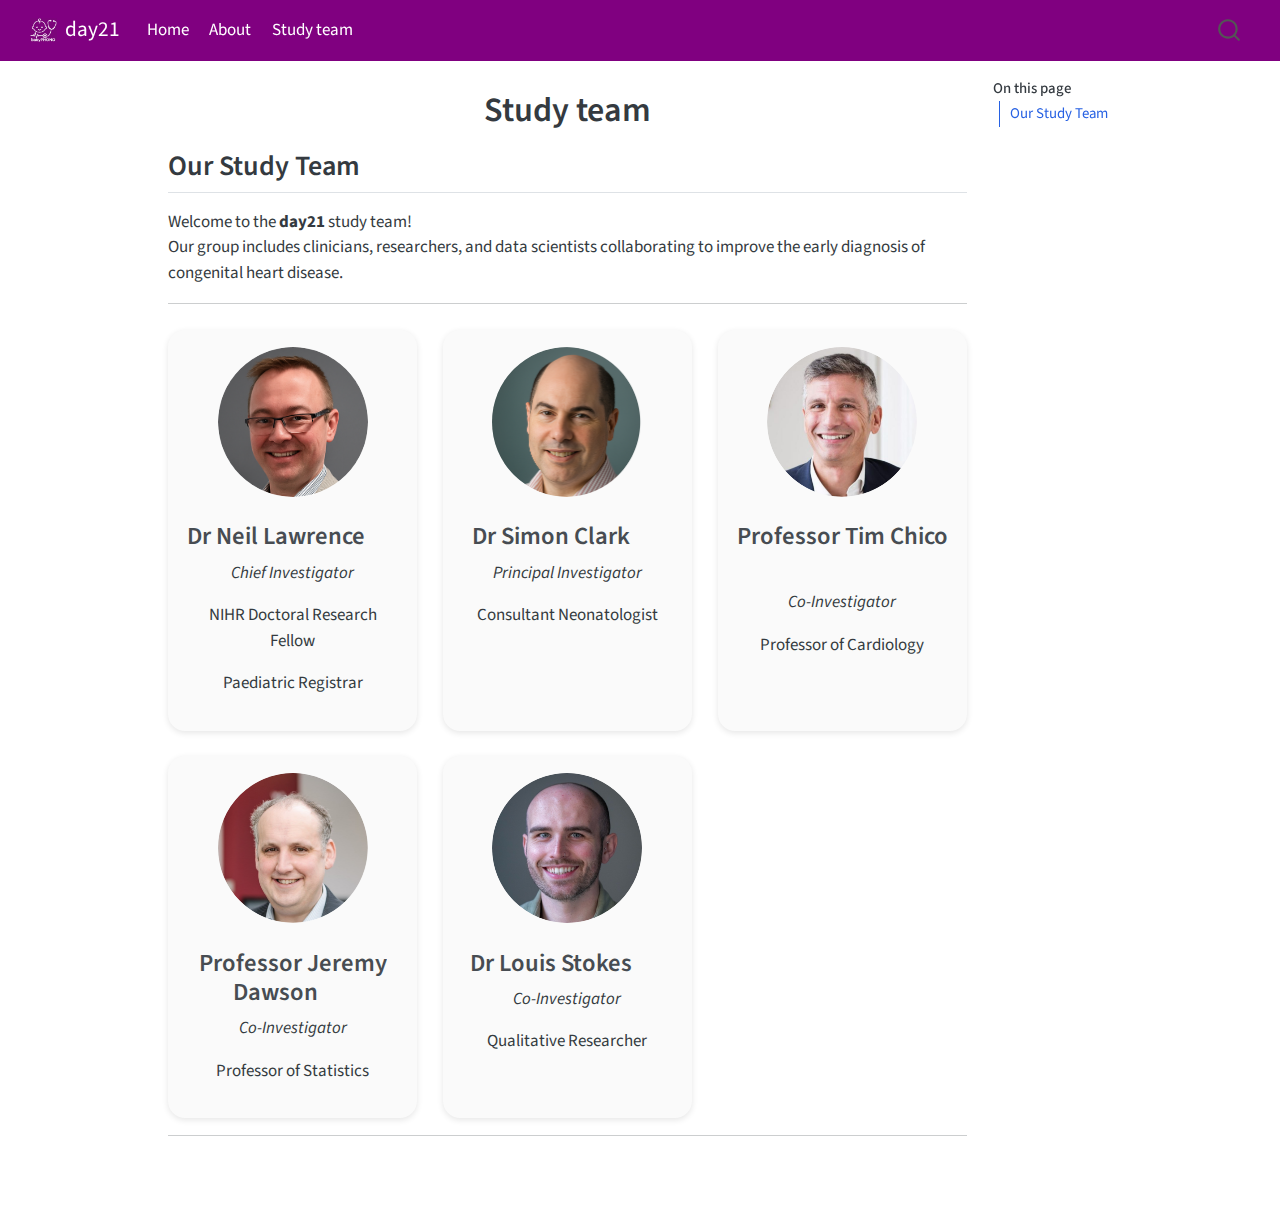
<file: docs/study-team.html>
<!DOCTYPE html>
<html xmlns="http://www.w3.org/1999/xhtml" lang="en" xml:lang="en"><head>

<meta charset="utf-8">
<meta name="generator" content="quarto-1.6.42">

<meta name="viewport" content="width=device-width, initial-scale=1.0, user-scalable=yes">


<title>Study team – day21</title>
<style>
code{white-space: pre-wrap;}
span.smallcaps{font-variant: small-caps;}
div.columns{display: flex; gap: min(4vw, 1.5em);}
div.column{flex: auto; overflow-x: auto;}
div.hanging-indent{margin-left: 1.5em; text-indent: -1.5em;}
ul.task-list{list-style: none;}
ul.task-list li input[type="checkbox"] {
  width: 0.8em;
  margin: 0 0.8em 0.2em -1em; /* quarto-specific, see https://github.com/quarto-dev/quarto-cli/issues/4556 */ 
  vertical-align: middle;
}
</style>


<script src="site_libs/quarto-nav/quarto-nav.js"></script>
<script src="site_libs/quarto-nav/headroom.min.js"></script>
<script src="site_libs/clipboard/clipboard.min.js"></script>
<script src="site_libs/quarto-search/autocomplete.umd.js"></script>
<script src="site_libs/quarto-search/fuse.min.js"></script>
<script src="site_libs/quarto-search/quarto-search.js"></script>
<meta name="quarto:offset" content="./">
<script src="site_libs/quarto-html/quarto.js"></script>
<script src="site_libs/quarto-html/popper.min.js"></script>
<script src="site_libs/quarto-html/tippy.umd.min.js"></script>
<script src="site_libs/quarto-html/anchor.min.js"></script>
<link href="site_libs/quarto-html/tippy.css" rel="stylesheet">
<link href="site_libs/quarto-html/quarto-syntax-highlighting-2f5df379a58b258e96c21c0638c20c03.css" rel="stylesheet" id="quarto-text-highlighting-styles">
<script src="site_libs/bootstrap/bootstrap.min.js"></script>
<link href="site_libs/bootstrap/bootstrap-icons.css" rel="stylesheet">
<link href="site_libs/bootstrap/bootstrap-ddd961a2510921635943dfbbd19534c4.min.css" rel="stylesheet" append-hash="true" id="quarto-bootstrap" data-mode="light">
<script id="quarto-search-options" type="application/json">{
  "location": "navbar",
  "copy-button": false,
  "collapse-after": 3,
  "panel-placement": "end",
  "type": "overlay",
  "limit": 50,
  "keyboard-shortcut": [
    "f",
    "/",
    "s"
  ],
  "show-item-context": false,
  "language": {
    "search-no-results-text": "No results",
    "search-matching-documents-text": "matching documents",
    "search-copy-link-title": "Copy link to search",
    "search-hide-matches-text": "Hide additional matches",
    "search-more-match-text": "more match in this document",
    "search-more-matches-text": "more matches in this document",
    "search-clear-button-title": "Clear",
    "search-text-placeholder": "",
    "search-detached-cancel-button-title": "Cancel",
    "search-submit-button-title": "Submit",
    "search-label": "Search"
  }
}</script>
<meta name="google-site-verification" content="YNCoKHF_iTIL2Mel8LO_p5IDsyJMHZ4XeLQvDbiXY2U">





<link rel="stylesheet" href="styles.css">
</head>

<body class="nav-fixed">

<div id="quarto-search-results"></div>
  <header id="quarto-header" class="headroom fixed-top">
    <nav class="navbar navbar-expand-lg " data-bs-theme="dark">
      <div class="navbar-container container-fluid">
      <div class="navbar-brand-container mx-auto">
    <a href="./index.html" class="navbar-brand navbar-brand-logo">
    <img src="./images/babyphono_logo_purple.png" alt="" class="navbar-logo">
    </a>
    <a class="navbar-brand" href="./index.html">
    <span class="navbar-title">day21</span>
    </a>
  </div>
            <div id="quarto-search" class="" title="Search"></div>
          <button class="navbar-toggler" type="button" data-bs-toggle="collapse" data-bs-target="#navbarCollapse" aria-controls="navbarCollapse" role="menu" aria-expanded="false" aria-label="Toggle navigation" onclick="if (window.quartoToggleHeadroom) { window.quartoToggleHeadroom(); }">
  <span class="navbar-toggler-icon"></span>
</button>
          <div class="collapse navbar-collapse" id="navbarCollapse">
            <ul class="navbar-nav navbar-nav-scroll me-auto">
  <li class="nav-item">
    <a class="nav-link" href="./index.html"> 
<span class="menu-text">Home</span></a>
  </li>  
  <li class="nav-item">
    <a class="nav-link" href="./about.html"> 
<span class="menu-text">About</span></a>
  </li>  
  <li class="nav-item">
    <a class="nav-link active" href="./study-team.html" aria-current="page"> 
<span class="menu-text">Study team</span></a>
  </li>  
</ul>
          </div> <!-- /navcollapse -->
            <div class="quarto-navbar-tools">
</div>
      </div> <!-- /container-fluid -->
    </nav>
</header>
<!-- content -->
<div id="quarto-content" class="quarto-container page-columns page-rows-contents page-layout-article page-navbar">
<!-- sidebar -->
<!-- margin-sidebar -->
    <div id="quarto-margin-sidebar" class="sidebar margin-sidebar">
        <nav id="TOC" role="doc-toc" class="toc-active">
    <h2 id="toc-title">On this page</h2>
   
  <ul>
  <li><a href="#our-study-team" id="toc-our-study-team" class="nav-link active" data-scroll-target="#our-study-team">Our Study Team</a></li>
  </ul>
</nav>
    </div>
<!-- main -->
<main class="content" id="quarto-document-content">

<header id="title-block-header" class="quarto-title-block default">
<div class="quarto-title">
<h1 class="title">Study team</h1>
</div>



<div class="quarto-title-meta">

    
  
    
  </div>
  


</header>


<section id="our-study-team" class="level2">
<h2 class="anchored" data-anchor-id="our-study-team">Our Study Team</h2>
<p>Welcome to the <strong>day21</strong> study team!<br>
Our group includes clinicians, researchers, and data scientists collaborating to improve the early diagnosis of congenital heart disease.</p>
<hr>
<div class="team-grid">
<div class="team-member">
<img src="images/neil_lawrence_circle.png" alt="Neil Lawrence" class="team-photo">
<h3 class="anchored">
Dr Neil Lawrence
</h3>
<p>
<em>Chief Investigator</em>
</p>
<p>
NIHR Doctoral Research Fellow
</p>
<p>
Paediatric Registrar
</p>
</div>
<div class="team-member">
<img src="images/simon_clark_circle.png" alt="Simon Clark" class="team-photo">
<h3 class="anchored">
Dr Simon Clark
</h3>
<p>
<em>Principal Investigator</em>
</p>
<p>
Consultant Neonatologist
</p>
</div>
<div class="team-member">
<img src="images/tim_chico_circle.png" alt="Tim Chico" class="team-photo">
<h3 class="anchored">
Professor Tim Chico
</h3>
<p>
<em>Co-Investigator</em>
</p>
<p>
Professor of Cardiology
</p>
</div>
<div class="team-member">
<img src="images/jeremy_dawson_circle.png" alt="Jeremy Dawson" class="team-photo">
<h3 class="anchored">
Professor Jeremy Dawson
</h3>
<p>
<em>Co-Investigator</em>
</p>
<p>
Professor of Statistics
</p>
</div>
<div class="team-member">
<img src="images/louis_stokes_circle.png" alt="Louis Stokes" class="team-photo">
<h3 class="anchored">
Dr Louis Stokes
</h3>
<p>
<em>Co-Investigator</em>
</p>
<p>
Qualitative Researcher
</p>
</div>
</div>
<hr>
<style>
.team-grid {
  display: grid;
  grid-template-columns: repeat(auto-fit, minmax(220px, 1fr));
  gap: 1.5rem;
  margin-top: 1.5rem;
}

.team-member {
  text-align: center;
  padding: 1rem;
  background: #fafafa;
  border-radius: 1rem;
  box-shadow: 0 2px 6px rgba(0,0,0,0.1);
}

.team-photo {
  width: 150px;
  height: 150px;
  object-fit: cover;
  border-radius: 50%;get
  margin-bottom: 0.75rem;
}
</style>


</section>

</main> <!-- /main -->
<script id="quarto-html-after-body" type="application/javascript">
window.document.addEventListener("DOMContentLoaded", function (event) {
  const toggleBodyColorMode = (bsSheetEl) => {
    const mode = bsSheetEl.getAttribute("data-mode");
    const bodyEl = window.document.querySelector("body");
    if (mode === "dark") {
      bodyEl.classList.add("quarto-dark");
      bodyEl.classList.remove("quarto-light");
    } else {
      bodyEl.classList.add("quarto-light");
      bodyEl.classList.remove("quarto-dark");
    }
  }
  const toggleBodyColorPrimary = () => {
    const bsSheetEl = window.document.querySelector("link#quarto-bootstrap");
    if (bsSheetEl) {
      toggleBodyColorMode(bsSheetEl);
    }
  }
  toggleBodyColorPrimary();  
  const icon = "";
  const anchorJS = new window.AnchorJS();
  anchorJS.options = {
    placement: 'right',
    icon: icon
  };
  anchorJS.add('.anchored');
  const isCodeAnnotation = (el) => {
    for (const clz of el.classList) {
      if (clz.startsWith('code-annotation-')) {                     
        return true;
      }
    }
    return false;
  }
  const onCopySuccess = function(e) {
    // button target
    const button = e.trigger;
    // don't keep focus
    button.blur();
    // flash "checked"
    button.classList.add('code-copy-button-checked');
    var currentTitle = button.getAttribute("title");
    button.setAttribute("title", "Copied!");
    let tooltip;
    if (window.bootstrap) {
      button.setAttribute("data-bs-toggle", "tooltip");
      button.setAttribute("data-bs-placement", "left");
      button.setAttribute("data-bs-title", "Copied!");
      tooltip = new bootstrap.Tooltip(button, 
        { trigger: "manual", 
          customClass: "code-copy-button-tooltip",
          offset: [0, -8]});
      tooltip.show();    
    }
    setTimeout(function() {
      if (tooltip) {
        tooltip.hide();
        button.removeAttribute("data-bs-title");
        button.removeAttribute("data-bs-toggle");
        button.removeAttribute("data-bs-placement");
      }
      button.setAttribute("title", currentTitle);
      button.classList.remove('code-copy-button-checked');
    }, 1000);
    // clear code selection
    e.clearSelection();
  }
  const getTextToCopy = function(trigger) {
      const codeEl = trigger.previousElementSibling.cloneNode(true);
      for (const childEl of codeEl.children) {
        if (isCodeAnnotation(childEl)) {
          childEl.remove();
        }
      }
      return codeEl.innerText;
  }
  const clipboard = new window.ClipboardJS('.code-copy-button:not([data-in-quarto-modal])', {
    text: getTextToCopy
  });
  clipboard.on('success', onCopySuccess);
  if (window.document.getElementById('quarto-embedded-source-code-modal')) {
    const clipboardModal = new window.ClipboardJS('.code-copy-button[data-in-quarto-modal]', {
      text: getTextToCopy,
      container: window.document.getElementById('quarto-embedded-source-code-modal')
    });
    clipboardModal.on('success', onCopySuccess);
  }
    var localhostRegex = new RegExp(/^(?:http|https):\/\/localhost\:?[0-9]*\//);
    var mailtoRegex = new RegExp(/^mailto:/);
      var filterRegex = new RegExp('/' + window.location.host + '/');
    var isInternal = (href) => {
        return filterRegex.test(href) || localhostRegex.test(href) || mailtoRegex.test(href);
    }
    // Inspect non-navigation links and adorn them if external
 	var links = window.document.querySelectorAll('a[href]:not(.nav-link):not(.navbar-brand):not(.toc-action):not(.sidebar-link):not(.sidebar-item-toggle):not(.pagination-link):not(.no-external):not([aria-hidden]):not(.dropdown-item):not(.quarto-navigation-tool):not(.about-link)');
    for (var i=0; i<links.length; i++) {
      const link = links[i];
      if (!isInternal(link.href)) {
        // undo the damage that might have been done by quarto-nav.js in the case of
        // links that we want to consider external
        if (link.dataset.originalHref !== undefined) {
          link.href = link.dataset.originalHref;
        }
      }
    }
  function tippyHover(el, contentFn, onTriggerFn, onUntriggerFn) {
    const config = {
      allowHTML: true,
      maxWidth: 500,
      delay: 100,
      arrow: false,
      appendTo: function(el) {
          return el.parentElement;
      },
      interactive: true,
      interactiveBorder: 10,
      theme: 'quarto',
      placement: 'bottom-start',
    };
    if (contentFn) {
      config.content = contentFn;
    }
    if (onTriggerFn) {
      config.onTrigger = onTriggerFn;
    }
    if (onUntriggerFn) {
      config.onUntrigger = onUntriggerFn;
    }
    window.tippy(el, config); 
  }
  const noterefs = window.document.querySelectorAll('a[role="doc-noteref"]');
  for (var i=0; i<noterefs.length; i++) {
    const ref = noterefs[i];
    tippyHover(ref, function() {
      // use id or data attribute instead here
      let href = ref.getAttribute('data-footnote-href') || ref.getAttribute('href');
      try { href = new URL(href).hash; } catch {}
      const id = href.replace(/^#\/?/, "");
      const note = window.document.getElementById(id);
      if (note) {
        return note.innerHTML;
      } else {
        return "";
      }
    });
  }
  const xrefs = window.document.querySelectorAll('a.quarto-xref');
  const processXRef = (id, note) => {
    // Strip column container classes
    const stripColumnClz = (el) => {
      el.classList.remove("page-full", "page-columns");
      if (el.children) {
        for (const child of el.children) {
          stripColumnClz(child);
        }
      }
    }
    stripColumnClz(note)
    if (id === null || id.startsWith('sec-')) {
      // Special case sections, only their first couple elements
      const container = document.createElement("div");
      if (note.children && note.children.length > 2) {
        container.appendChild(note.children[0].cloneNode(true));
        for (let i = 1; i < note.children.length; i++) {
          const child = note.children[i];
          if (child.tagName === "P" && child.innerText === "") {
            continue;
          } else {
            container.appendChild(child.cloneNode(true));
            break;
          }
        }
        if (window.Quarto?.typesetMath) {
          window.Quarto.typesetMath(container);
        }
        return container.innerHTML
      } else {
        if (window.Quarto?.typesetMath) {
          window.Quarto.typesetMath(note);
        }
        return note.innerHTML;
      }
    } else {
      // Remove any anchor links if they are present
      const anchorLink = note.querySelector('a.anchorjs-link');
      if (anchorLink) {
        anchorLink.remove();
      }
      if (window.Quarto?.typesetMath) {
        window.Quarto.typesetMath(note);
      }
      if (note.classList.contains("callout")) {
        return note.outerHTML;
      } else {
        return note.innerHTML;
      }
    }
  }
  for (var i=0; i<xrefs.length; i++) {
    const xref = xrefs[i];
    tippyHover(xref, undefined, function(instance) {
      instance.disable();
      let url = xref.getAttribute('href');
      let hash = undefined; 
      if (url.startsWith('#')) {
        hash = url;
      } else {
        try { hash = new URL(url).hash; } catch {}
      }
      if (hash) {
        const id = hash.replace(/^#\/?/, "");
        const note = window.document.getElementById(id);
        if (note !== null) {
          try {
            const html = processXRef(id, note.cloneNode(true));
            instance.setContent(html);
          } finally {
            instance.enable();
            instance.show();
          }
        } else {
          // See if we can fetch this
          fetch(url.split('#')[0])
          .then(res => res.text())
          .then(html => {
            const parser = new DOMParser();
            const htmlDoc = parser.parseFromString(html, "text/html");
            const note = htmlDoc.getElementById(id);
            if (note !== null) {
              const html = processXRef(id, note);
              instance.setContent(html);
            } 
          }).finally(() => {
            instance.enable();
            instance.show();
          });
        }
      } else {
        // See if we can fetch a full url (with no hash to target)
        // This is a special case and we should probably do some content thinning / targeting
        fetch(url)
        .then(res => res.text())
        .then(html => {
          const parser = new DOMParser();
          const htmlDoc = parser.parseFromString(html, "text/html");
          const note = htmlDoc.querySelector('main.content');
          if (note !== null) {
            // This should only happen for chapter cross references
            // (since there is no id in the URL)
            // remove the first header
            if (note.children.length > 0 && note.children[0].tagName === "HEADER") {
              note.children[0].remove();
            }
            const html = processXRef(null, note);
            instance.setContent(html);
          } 
        }).finally(() => {
          instance.enable();
          instance.show();
        });
      }
    }, function(instance) {
    });
  }
      let selectedAnnoteEl;
      const selectorForAnnotation = ( cell, annotation) => {
        let cellAttr = 'data-code-cell="' + cell + '"';
        let lineAttr = 'data-code-annotation="' +  annotation + '"';
        const selector = 'span[' + cellAttr + '][' + lineAttr + ']';
        return selector;
      }
      const selectCodeLines = (annoteEl) => {
        const doc = window.document;
        const targetCell = annoteEl.getAttribute("data-target-cell");
        const targetAnnotation = annoteEl.getAttribute("data-target-annotation");
        const annoteSpan = window.document.querySelector(selectorForAnnotation(targetCell, targetAnnotation));
        const lines = annoteSpan.getAttribute("data-code-lines").split(",");
        const lineIds = lines.map((line) => {
          return targetCell + "-" + line;
        })
        let top = null;
        let height = null;
        let parent = null;
        if (lineIds.length > 0) {
            //compute the position of the single el (top and bottom and make a div)
            const el = window.document.getElementById(lineIds[0]);
            top = el.offsetTop;
            height = el.offsetHeight;
            parent = el.parentElement.parentElement;
          if (lineIds.length > 1) {
            const lastEl = window.document.getElementById(lineIds[lineIds.length - 1]);
            const bottom = lastEl.offsetTop + lastEl.offsetHeight;
            height = bottom - top;
          }
          if (top !== null && height !== null && parent !== null) {
            // cook up a div (if necessary) and position it 
            let div = window.document.getElementById("code-annotation-line-highlight");
            if (div === null) {
              div = window.document.createElement("div");
              div.setAttribute("id", "code-annotation-line-highlight");
              div.style.position = 'absolute';
              parent.appendChild(div);
            }
            div.style.top = top - 2 + "px";
            div.style.height = height + 4 + "px";
            div.style.left = 0;
            let gutterDiv = window.document.getElementById("code-annotation-line-highlight-gutter");
            if (gutterDiv === null) {
              gutterDiv = window.document.createElement("div");
              gutterDiv.setAttribute("id", "code-annotation-line-highlight-gutter");
              gutterDiv.style.position = 'absolute';
              const codeCell = window.document.getElementById(targetCell);
              const gutter = codeCell.querySelector('.code-annotation-gutter');
              gutter.appendChild(gutterDiv);
            }
            gutterDiv.style.top = top - 2 + "px";
            gutterDiv.style.height = height + 4 + "px";
          }
          selectedAnnoteEl = annoteEl;
        }
      };
      const unselectCodeLines = () => {
        const elementsIds = ["code-annotation-line-highlight", "code-annotation-line-highlight-gutter"];
        elementsIds.forEach((elId) => {
          const div = window.document.getElementById(elId);
          if (div) {
            div.remove();
          }
        });
        selectedAnnoteEl = undefined;
      };
        // Handle positioning of the toggle
    window.addEventListener(
      "resize",
      throttle(() => {
        elRect = undefined;
        if (selectedAnnoteEl) {
          selectCodeLines(selectedAnnoteEl);
        }
      }, 10)
    );
    function throttle(fn, ms) {
    let throttle = false;
    let timer;
      return (...args) => {
        if(!throttle) { // first call gets through
            fn.apply(this, args);
            throttle = true;
        } else { // all the others get throttled
            if(timer) clearTimeout(timer); // cancel #2
            timer = setTimeout(() => {
              fn.apply(this, args);
              timer = throttle = false;
            }, ms);
        }
      };
    }
      // Attach click handler to the DT
      const annoteDls = window.document.querySelectorAll('dt[data-target-cell]');
      for (const annoteDlNode of annoteDls) {
        annoteDlNode.addEventListener('click', (event) => {
          const clickedEl = event.target;
          if (clickedEl !== selectedAnnoteEl) {
            unselectCodeLines();
            const activeEl = window.document.querySelector('dt[data-target-cell].code-annotation-active');
            if (activeEl) {
              activeEl.classList.remove('code-annotation-active');
            }
            selectCodeLines(clickedEl);
            clickedEl.classList.add('code-annotation-active');
          } else {
            // Unselect the line
            unselectCodeLines();
            clickedEl.classList.remove('code-annotation-active');
          }
        });
      }
  const findCites = (el) => {
    const parentEl = el.parentElement;
    if (parentEl) {
      const cites = parentEl.dataset.cites;
      if (cites) {
        return {
          el,
          cites: cites.split(' ')
        };
      } else {
        return findCites(el.parentElement)
      }
    } else {
      return undefined;
    }
  };
  var bibliorefs = window.document.querySelectorAll('a[role="doc-biblioref"]');
  for (var i=0; i<bibliorefs.length; i++) {
    const ref = bibliorefs[i];
    const citeInfo = findCites(ref);
    if (citeInfo) {
      tippyHover(citeInfo.el, function() {
        var popup = window.document.createElement('div');
        citeInfo.cites.forEach(function(cite) {
          var citeDiv = window.document.createElement('div');
          citeDiv.classList.add('hanging-indent');
          citeDiv.classList.add('csl-entry');
          var biblioDiv = window.document.getElementById('ref-' + cite);
          if (biblioDiv) {
            citeDiv.innerHTML = biblioDiv.innerHTML;
          }
          popup.appendChild(citeDiv);
        });
        return popup.innerHTML;
      });
    }
  }
});
</script>
</div> <!-- /content -->




</body></html>
</file>
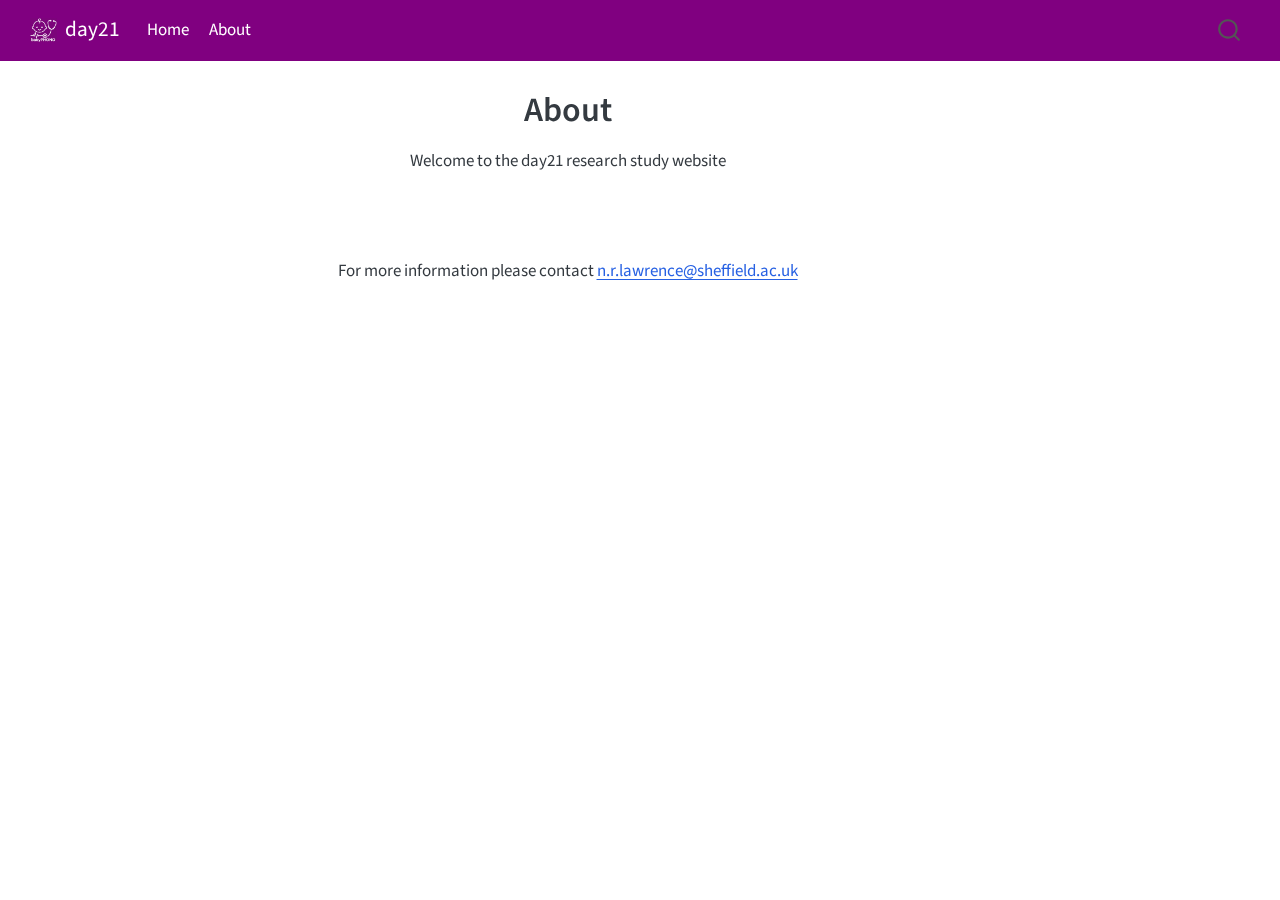
<file: 2025-10-25-backup/CopyOfdocs/about.html>
<!DOCTYPE html>
<html xmlns="http://www.w3.org/1999/xhtml" lang="en" xml:lang="en"><head>

<meta charset="utf-8">
<meta name="generator" content="quarto-1.6.42">

<meta name="viewport" content="width=device-width, initial-scale=1.0, user-scalable=yes">


<title>About – day21</title>
<style>
code{white-space: pre-wrap;}
span.smallcaps{font-variant: small-caps;}
div.columns{display: flex; gap: min(4vw, 1.5em);}
div.column{flex: auto; overflow-x: auto;}
div.hanging-indent{margin-left: 1.5em; text-indent: -1.5em;}
ul.task-list{list-style: none;}
ul.task-list li input[type="checkbox"] {
  width: 0.8em;
  margin: 0 0.8em 0.2em -1em; /* quarto-specific, see https://github.com/quarto-dev/quarto-cli/issues/4556 */ 
  vertical-align: middle;
}
</style>


<script src="site_libs/quarto-nav/quarto-nav.js"></script>
<script src="site_libs/quarto-nav/headroom.min.js"></script>
<script src="site_libs/clipboard/clipboard.min.js"></script>
<script src="site_libs/quarto-search/autocomplete.umd.js"></script>
<script src="site_libs/quarto-search/fuse.min.js"></script>
<script src="site_libs/quarto-search/quarto-search.js"></script>
<meta name="quarto:offset" content="./">
<script src="site_libs/quarto-html/quarto.js"></script>
<script src="site_libs/quarto-html/popper.min.js"></script>
<script src="site_libs/quarto-html/tippy.umd.min.js"></script>
<script src="site_libs/quarto-html/anchor.min.js"></script>
<link href="site_libs/quarto-html/tippy.css" rel="stylesheet">
<link href="site_libs/quarto-html/quarto-syntax-highlighting-2f5df379a58b258e96c21c0638c20c03.css" rel="stylesheet" id="quarto-text-highlighting-styles">
<script src="site_libs/bootstrap/bootstrap.min.js"></script>
<link href="site_libs/bootstrap/bootstrap-icons.css" rel="stylesheet">
<link href="site_libs/bootstrap/bootstrap-ddd961a2510921635943dfbbd19534c4.min.css" rel="stylesheet" append-hash="true" id="quarto-bootstrap" data-mode="light">
<script id="quarto-search-options" type="application/json">{
  "location": "navbar",
  "copy-button": false,
  "collapse-after": 3,
  "panel-placement": "end",
  "type": "overlay",
  "limit": 50,
  "keyboard-shortcut": [
    "f",
    "/",
    "s"
  ],
  "show-item-context": false,
  "language": {
    "search-no-results-text": "No results",
    "search-matching-documents-text": "matching documents",
    "search-copy-link-title": "Copy link to search",
    "search-hide-matches-text": "Hide additional matches",
    "search-more-match-text": "more match in this document",
    "search-more-matches-text": "more matches in this document",
    "search-clear-button-title": "Clear",
    "search-text-placeholder": "",
    "search-detached-cancel-button-title": "Cancel",
    "search-submit-button-title": "Submit",
    "search-label": "Search"
  }
}</script>
<meta name="google-site-verification" content="YNCoKHF_iTIL2Mel8LO_p5IDsyJMHZ4XeLQvDbiXY2U">





<link rel="stylesheet" href="styles.css">
</head>

<body class="nav-fixed">

<div id="quarto-search-results"></div>
  <header id="quarto-header" class="headroom fixed-top">
    <nav class="navbar navbar-expand-lg " data-bs-theme="dark">
      <div class="navbar-container container-fluid">
      <div class="navbar-brand-container mx-auto">
    <a href="./index.html" class="navbar-brand navbar-brand-logo">
    <img src="./images/babyphono_logo_purple.png" alt="" class="navbar-logo">
    </a>
    <a class="navbar-brand" href="./index.html">
    <span class="navbar-title">day21</span>
    </a>
  </div>
            <div id="quarto-search" class="" title="Search"></div>
          <button class="navbar-toggler" type="button" data-bs-toggle="collapse" data-bs-target="#navbarCollapse" aria-controls="navbarCollapse" role="menu" aria-expanded="false" aria-label="Toggle navigation" onclick="if (window.quartoToggleHeadroom) { window.quartoToggleHeadroom(); }">
  <span class="navbar-toggler-icon"></span>
</button>
          <div class="collapse navbar-collapse" id="navbarCollapse">
            <ul class="navbar-nav navbar-nav-scroll me-auto">
  <li class="nav-item">
    <a class="nav-link" href="./index.html"> 
<span class="menu-text">Home</span></a>
  </li>  
  <li class="nav-item">
    <a class="nav-link active" href="./about.html" aria-current="page"> 
<span class="menu-text">About</span></a>
  </li>  
</ul>
          </div> <!-- /navcollapse -->
            <div class="quarto-navbar-tools">
</div>
      </div> <!-- /container-fluid -->
    </nav>
</header>
<!-- content -->
<div id="quarto-content" class="quarto-container page-columns page-rows-contents page-layout-article page-navbar">
<!-- sidebar -->
<!-- margin-sidebar -->
    <div id="quarto-margin-sidebar" class="sidebar margin-sidebar zindex-bottom">
        
    </div>
<!-- main -->
<main class="content" id="quarto-document-content">

<header id="title-block-header" class="quarto-title-block default">
<div class="quarto-title">
<h1 class="title">About</h1>
</div>



<div class="quarto-title-meta">

    
  
    
  </div>
  


</header>


<div style="text-align: center;">
<p>Welcome to the day21 research study website</p>
<p><br><br></p>
<p>For more information please contact <a href="mailto:n.r.lawrence@sheffield.ac.uk" class="email">n.r.lawrence@sheffield.ac.uk</a></p>
<p><br><br></p>
<!-- Responsive YouTube video -->
<div style="position: relative; padding-bottom: 56.25%; height: 0; overflow: hidden; max-width: 100%;">
<p><iframe src="https://www.youtube.com/embed/mwFjnz7l_bo?si=UGto2-YrTXUejYwm" title="YouTube video" style="position: absolute; top: 0; left: 0; width: 100%; height: 100%;" frameborder="0" allow="autoplay; encrypted-media; picture-in-picture" allowfullscreen=""> </iframe></p>
</div>
</div>



</main> <!-- /main -->
<script id="quarto-html-after-body" type="application/javascript">
window.document.addEventListener("DOMContentLoaded", function (event) {
  const toggleBodyColorMode = (bsSheetEl) => {
    const mode = bsSheetEl.getAttribute("data-mode");
    const bodyEl = window.document.querySelector("body");
    if (mode === "dark") {
      bodyEl.classList.add("quarto-dark");
      bodyEl.classList.remove("quarto-light");
    } else {
      bodyEl.classList.add("quarto-light");
      bodyEl.classList.remove("quarto-dark");
    }
  }
  const toggleBodyColorPrimary = () => {
    const bsSheetEl = window.document.querySelector("link#quarto-bootstrap");
    if (bsSheetEl) {
      toggleBodyColorMode(bsSheetEl);
    }
  }
  toggleBodyColorPrimary();  
  const icon = "";
  const anchorJS = new window.AnchorJS();
  anchorJS.options = {
    placement: 'right',
    icon: icon
  };
  anchorJS.add('.anchored');
  const isCodeAnnotation = (el) => {
    for (const clz of el.classList) {
      if (clz.startsWith('code-annotation-')) {                     
        return true;
      }
    }
    return false;
  }
  const onCopySuccess = function(e) {
    // button target
    const button = e.trigger;
    // don't keep focus
    button.blur();
    // flash "checked"
    button.classList.add('code-copy-button-checked');
    var currentTitle = button.getAttribute("title");
    button.setAttribute("title", "Copied!");
    let tooltip;
    if (window.bootstrap) {
      button.setAttribute("data-bs-toggle", "tooltip");
      button.setAttribute("data-bs-placement", "left");
      button.setAttribute("data-bs-title", "Copied!");
      tooltip = new bootstrap.Tooltip(button, 
        { trigger: "manual", 
          customClass: "code-copy-button-tooltip",
          offset: [0, -8]});
      tooltip.show();    
    }
    setTimeout(function() {
      if (tooltip) {
        tooltip.hide();
        button.removeAttribute("data-bs-title");
        button.removeAttribute("data-bs-toggle");
        button.removeAttribute("data-bs-placement");
      }
      button.setAttribute("title", currentTitle);
      button.classList.remove('code-copy-button-checked');
    }, 1000);
    // clear code selection
    e.clearSelection();
  }
  const getTextToCopy = function(trigger) {
      const codeEl = trigger.previousElementSibling.cloneNode(true);
      for (const childEl of codeEl.children) {
        if (isCodeAnnotation(childEl)) {
          childEl.remove();
        }
      }
      return codeEl.innerText;
  }
  const clipboard = new window.ClipboardJS('.code-copy-button:not([data-in-quarto-modal])', {
    text: getTextToCopy
  });
  clipboard.on('success', onCopySuccess);
  if (window.document.getElementById('quarto-embedded-source-code-modal')) {
    const clipboardModal = new window.ClipboardJS('.code-copy-button[data-in-quarto-modal]', {
      text: getTextToCopy,
      container: window.document.getElementById('quarto-embedded-source-code-modal')
    });
    clipboardModal.on('success', onCopySuccess);
  }
    var localhostRegex = new RegExp(/^(?:http|https):\/\/localhost\:?[0-9]*\//);
    var mailtoRegex = new RegExp(/^mailto:/);
      var filterRegex = new RegExp('/' + window.location.host + '/');
    var isInternal = (href) => {
        return filterRegex.test(href) || localhostRegex.test(href) || mailtoRegex.test(href);
    }
    // Inspect non-navigation links and adorn them if external
 	var links = window.document.querySelectorAll('a[href]:not(.nav-link):not(.navbar-brand):not(.toc-action):not(.sidebar-link):not(.sidebar-item-toggle):not(.pagination-link):not(.no-external):not([aria-hidden]):not(.dropdown-item):not(.quarto-navigation-tool):not(.about-link)');
    for (var i=0; i<links.length; i++) {
      const link = links[i];
      if (!isInternal(link.href)) {
        // undo the damage that might have been done by quarto-nav.js in the case of
        // links that we want to consider external
        if (link.dataset.originalHref !== undefined) {
          link.href = link.dataset.originalHref;
        }
      }
    }
  function tippyHover(el, contentFn, onTriggerFn, onUntriggerFn) {
    const config = {
      allowHTML: true,
      maxWidth: 500,
      delay: 100,
      arrow: false,
      appendTo: function(el) {
          return el.parentElement;
      },
      interactive: true,
      interactiveBorder: 10,
      theme: 'quarto',
      placement: 'bottom-start',
    };
    if (contentFn) {
      config.content = contentFn;
    }
    if (onTriggerFn) {
      config.onTrigger = onTriggerFn;
    }
    if (onUntriggerFn) {
      config.onUntrigger = onUntriggerFn;
    }
    window.tippy(el, config); 
  }
  const noterefs = window.document.querySelectorAll('a[role="doc-noteref"]');
  for (var i=0; i<noterefs.length; i++) {
    const ref = noterefs[i];
    tippyHover(ref, function() {
      // use id or data attribute instead here
      let href = ref.getAttribute('data-footnote-href') || ref.getAttribute('href');
      try { href = new URL(href).hash; } catch {}
      const id = href.replace(/^#\/?/, "");
      const note = window.document.getElementById(id);
      if (note) {
        return note.innerHTML;
      } else {
        return "";
      }
    });
  }
  const xrefs = window.document.querySelectorAll('a.quarto-xref');
  const processXRef = (id, note) => {
    // Strip column container classes
    const stripColumnClz = (el) => {
      el.classList.remove("page-full", "page-columns");
      if (el.children) {
        for (const child of el.children) {
          stripColumnClz(child);
        }
      }
    }
    stripColumnClz(note)
    if (id === null || id.startsWith('sec-')) {
      // Special case sections, only their first couple elements
      const container = document.createElement("div");
      if (note.children && note.children.length > 2) {
        container.appendChild(note.children[0].cloneNode(true));
        for (let i = 1; i < note.children.length; i++) {
          const child = note.children[i];
          if (child.tagName === "P" && child.innerText === "") {
            continue;
          } else {
            container.appendChild(child.cloneNode(true));
            break;
          }
        }
        if (window.Quarto?.typesetMath) {
          window.Quarto.typesetMath(container);
        }
        return container.innerHTML
      } else {
        if (window.Quarto?.typesetMath) {
          window.Quarto.typesetMath(note);
        }
        return note.innerHTML;
      }
    } else {
      // Remove any anchor links if they are present
      const anchorLink = note.querySelector('a.anchorjs-link');
      if (anchorLink) {
        anchorLink.remove();
      }
      if (window.Quarto?.typesetMath) {
        window.Quarto.typesetMath(note);
      }
      if (note.classList.contains("callout")) {
        return note.outerHTML;
      } else {
        return note.innerHTML;
      }
    }
  }
  for (var i=0; i<xrefs.length; i++) {
    const xref = xrefs[i];
    tippyHover(xref, undefined, function(instance) {
      instance.disable();
      let url = xref.getAttribute('href');
      let hash = undefined; 
      if (url.startsWith('#')) {
        hash = url;
      } else {
        try { hash = new URL(url).hash; } catch {}
      }
      if (hash) {
        const id = hash.replace(/^#\/?/, "");
        const note = window.document.getElementById(id);
        if (note !== null) {
          try {
            const html = processXRef(id, note.cloneNode(true));
            instance.setContent(html);
          } finally {
            instance.enable();
            instance.show();
          }
        } else {
          // See if we can fetch this
          fetch(url.split('#')[0])
          .then(res => res.text())
          .then(html => {
            const parser = new DOMParser();
            const htmlDoc = parser.parseFromString(html, "text/html");
            const note = htmlDoc.getElementById(id);
            if (note !== null) {
              const html = processXRef(id, note);
              instance.setContent(html);
            } 
          }).finally(() => {
            instance.enable();
            instance.show();
          });
        }
      } else {
        // See if we can fetch a full url (with no hash to target)
        // This is a special case and we should probably do some content thinning / targeting
        fetch(url)
        .then(res => res.text())
        .then(html => {
          const parser = new DOMParser();
          const htmlDoc = parser.parseFromString(html, "text/html");
          const note = htmlDoc.querySelector('main.content');
          if (note !== null) {
            // This should only happen for chapter cross references
            // (since there is no id in the URL)
            // remove the first header
            if (note.children.length > 0 && note.children[0].tagName === "HEADER") {
              note.children[0].remove();
            }
            const html = processXRef(null, note);
            instance.setContent(html);
          } 
        }).finally(() => {
          instance.enable();
          instance.show();
        });
      }
    }, function(instance) {
    });
  }
      let selectedAnnoteEl;
      const selectorForAnnotation = ( cell, annotation) => {
        let cellAttr = 'data-code-cell="' + cell + '"';
        let lineAttr = 'data-code-annotation="' +  annotation + '"';
        const selector = 'span[' + cellAttr + '][' + lineAttr + ']';
        return selector;
      }
      const selectCodeLines = (annoteEl) => {
        const doc = window.document;
        const targetCell = annoteEl.getAttribute("data-target-cell");
        const targetAnnotation = annoteEl.getAttribute("data-target-annotation");
        const annoteSpan = window.document.querySelector(selectorForAnnotation(targetCell, targetAnnotation));
        const lines = annoteSpan.getAttribute("data-code-lines").split(",");
        const lineIds = lines.map((line) => {
          return targetCell + "-" + line;
        })
        let top = null;
        let height = null;
        let parent = null;
        if (lineIds.length > 0) {
            //compute the position of the single el (top and bottom and make a div)
            const el = window.document.getElementById(lineIds[0]);
            top = el.offsetTop;
            height = el.offsetHeight;
            parent = el.parentElement.parentElement;
          if (lineIds.length > 1) {
            const lastEl = window.document.getElementById(lineIds[lineIds.length - 1]);
            const bottom = lastEl.offsetTop + lastEl.offsetHeight;
            height = bottom - top;
          }
          if (top !== null && height !== null && parent !== null) {
            // cook up a div (if necessary) and position it 
            let div = window.document.getElementById("code-annotation-line-highlight");
            if (div === null) {
              div = window.document.createElement("div");
              div.setAttribute("id", "code-annotation-line-highlight");
              div.style.position = 'absolute';
              parent.appendChild(div);
            }
            div.style.top = top - 2 + "px";
            div.style.height = height + 4 + "px";
            div.style.left = 0;
            let gutterDiv = window.document.getElementById("code-annotation-line-highlight-gutter");
            if (gutterDiv === null) {
              gutterDiv = window.document.createElement("div");
              gutterDiv.setAttribute("id", "code-annotation-line-highlight-gutter");
              gutterDiv.style.position = 'absolute';
              const codeCell = window.document.getElementById(targetCell);
              const gutter = codeCell.querySelector('.code-annotation-gutter');
              gutter.appendChild(gutterDiv);
            }
            gutterDiv.style.top = top - 2 + "px";
            gutterDiv.style.height = height + 4 + "px";
          }
          selectedAnnoteEl = annoteEl;
        }
      };
      const unselectCodeLines = () => {
        const elementsIds = ["code-annotation-line-highlight", "code-annotation-line-highlight-gutter"];
        elementsIds.forEach((elId) => {
          const div = window.document.getElementById(elId);
          if (div) {
            div.remove();
          }
        });
        selectedAnnoteEl = undefined;
      };
        // Handle positioning of the toggle
    window.addEventListener(
      "resize",
      throttle(() => {
        elRect = undefined;
        if (selectedAnnoteEl) {
          selectCodeLines(selectedAnnoteEl);
        }
      }, 10)
    );
    function throttle(fn, ms) {
    let throttle = false;
    let timer;
      return (...args) => {
        if(!throttle) { // first call gets through
            fn.apply(this, args);
            throttle = true;
        } else { // all the others get throttled
            if(timer) clearTimeout(timer); // cancel #2
            timer = setTimeout(() => {
              fn.apply(this, args);
              timer = throttle = false;
            }, ms);
        }
      };
    }
      // Attach click handler to the DT
      const annoteDls = window.document.querySelectorAll('dt[data-target-cell]');
      for (const annoteDlNode of annoteDls) {
        annoteDlNode.addEventListener('click', (event) => {
          const clickedEl = event.target;
          if (clickedEl !== selectedAnnoteEl) {
            unselectCodeLines();
            const activeEl = window.document.querySelector('dt[data-target-cell].code-annotation-active');
            if (activeEl) {
              activeEl.classList.remove('code-annotation-active');
            }
            selectCodeLines(clickedEl);
            clickedEl.classList.add('code-annotation-active');
          } else {
            // Unselect the line
            unselectCodeLines();
            clickedEl.classList.remove('code-annotation-active');
          }
        });
      }
  const findCites = (el) => {
    const parentEl = el.parentElement;
    if (parentEl) {
      const cites = parentEl.dataset.cites;
      if (cites) {
        return {
          el,
          cites: cites.split(' ')
        };
      } else {
        return findCites(el.parentElement)
      }
    } else {
      return undefined;
    }
  };
  var bibliorefs = window.document.querySelectorAll('a[role="doc-biblioref"]');
  for (var i=0; i<bibliorefs.length; i++) {
    const ref = bibliorefs[i];
    const citeInfo = findCites(ref);
    if (citeInfo) {
      tippyHover(citeInfo.el, function() {
        var popup = window.document.createElement('div');
        citeInfo.cites.forEach(function(cite) {
          var citeDiv = window.document.createElement('div');
          citeDiv.classList.add('hanging-indent');
          citeDiv.classList.add('csl-entry');
          var biblioDiv = window.document.getElementById('ref-' + cite);
          if (biblioDiv) {
            citeDiv.innerHTML = biblioDiv.innerHTML;
          }
          popup.appendChild(citeDiv);
        });
        return popup.innerHTML;
      });
    }
  }
});
</script>
</div> <!-- /content -->




</body></html>
</file>
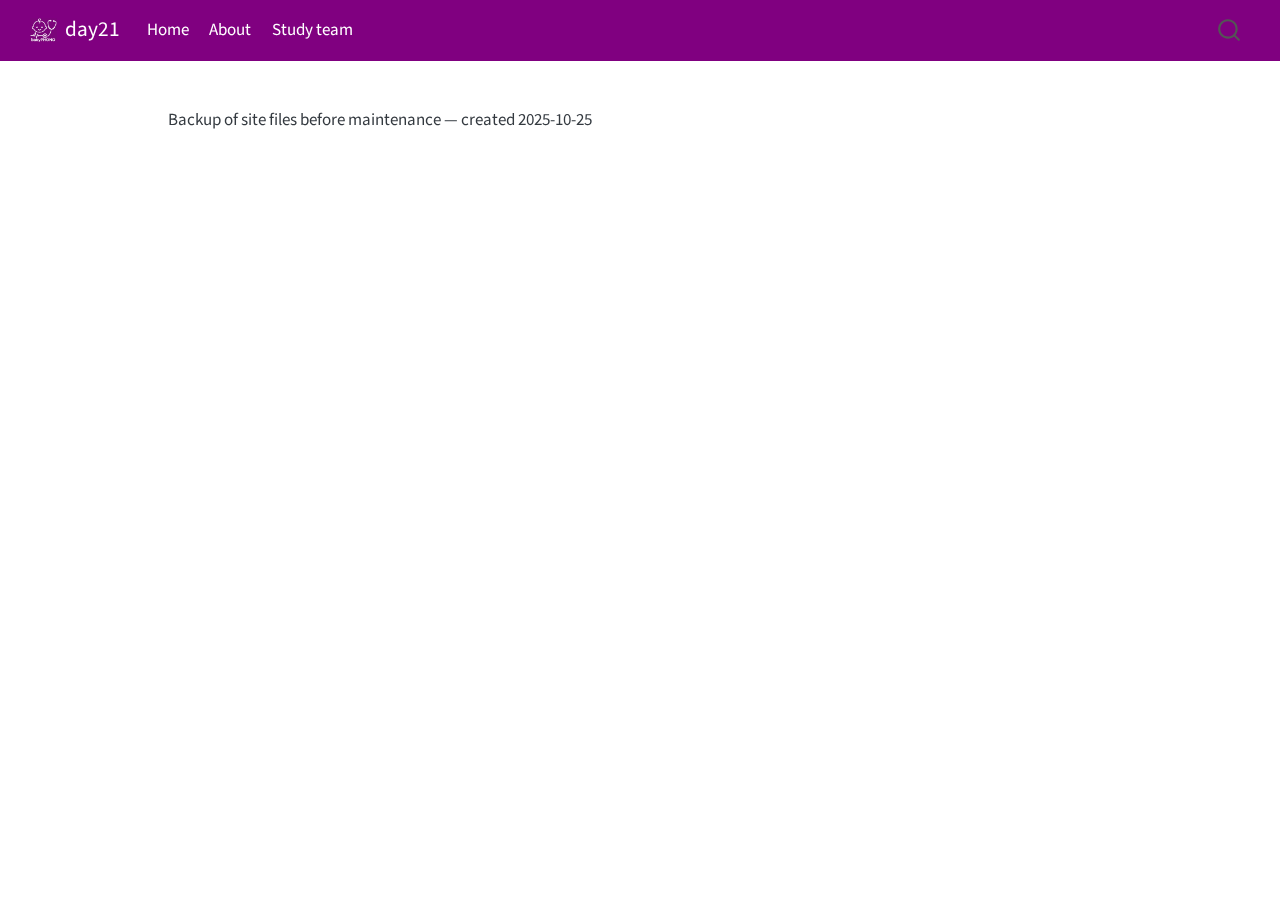
<file: docs/2025-10-25-backup/CopyOfreadme.html>
<!DOCTYPE html>
<html xmlns="http://www.w3.org/1999/xhtml" lang="en" xml:lang="en"><head>

<meta charset="utf-8">
<meta name="generator" content="quarto-1.6.42">

<meta name="viewport" content="width=device-width, initial-scale=1.0, user-scalable=yes">


<title>copyofreadme – day21</title>
<style>
code{white-space: pre-wrap;}
span.smallcaps{font-variant: small-caps;}
div.columns{display: flex; gap: min(4vw, 1.5em);}
div.column{flex: auto; overflow-x: auto;}
div.hanging-indent{margin-left: 1.5em; text-indent: -1.5em;}
ul.task-list{list-style: none;}
ul.task-list li input[type="checkbox"] {
  width: 0.8em;
  margin: 0 0.8em 0.2em -1em; /* quarto-specific, see https://github.com/quarto-dev/quarto-cli/issues/4556 */ 
  vertical-align: middle;
}
</style>


<script src="../site_libs/quarto-nav/quarto-nav.js"></script>
<script src="../site_libs/quarto-nav/headroom.min.js"></script>
<script src="../site_libs/clipboard/clipboard.min.js"></script>
<script src="../site_libs/quarto-search/autocomplete.umd.js"></script>
<script src="../site_libs/quarto-search/fuse.min.js"></script>
<script src="../site_libs/quarto-search/quarto-search.js"></script>
<meta name="quarto:offset" content="../">
<script src="../site_libs/quarto-html/quarto.js"></script>
<script src="../site_libs/quarto-html/popper.min.js"></script>
<script src="../site_libs/quarto-html/tippy.umd.min.js"></script>
<script src="../site_libs/quarto-html/anchor.min.js"></script>
<link href="../site_libs/quarto-html/tippy.css" rel="stylesheet">
<link href="../site_libs/quarto-html/quarto-syntax-highlighting-2f5df379a58b258e96c21c0638c20c03.css" rel="stylesheet" id="quarto-text-highlighting-styles">
<script src="../site_libs/bootstrap/bootstrap.min.js"></script>
<link href="../site_libs/bootstrap/bootstrap-icons.css" rel="stylesheet">
<link href="../site_libs/bootstrap/bootstrap-ddd961a2510921635943dfbbd19534c4.min.css" rel="stylesheet" append-hash="true" id="quarto-bootstrap" data-mode="light">
<script id="quarto-search-options" type="application/json">{
  "location": "navbar",
  "copy-button": false,
  "collapse-after": 3,
  "panel-placement": "end",
  "type": "overlay",
  "limit": 50,
  "keyboard-shortcut": [
    "f",
    "/",
    "s"
  ],
  "show-item-context": false,
  "language": {
    "search-no-results-text": "No results",
    "search-matching-documents-text": "matching documents",
    "search-copy-link-title": "Copy link to search",
    "search-hide-matches-text": "Hide additional matches",
    "search-more-match-text": "more match in this document",
    "search-more-matches-text": "more matches in this document",
    "search-clear-button-title": "Clear",
    "search-text-placeholder": "",
    "search-detached-cancel-button-title": "Cancel",
    "search-submit-button-title": "Submit",
    "search-label": "Search"
  }
}</script>
<meta name="google-site-verification" content="YNCoKHF_iTIL2Mel8LO_p5IDsyJMHZ4XeLQvDbiXY2U">





<link rel="stylesheet" href="../styles.css">
</head>

<body class="nav-fixed">

<div id="quarto-search-results"></div>
  <header id="quarto-header" class="headroom fixed-top">
    <nav class="navbar navbar-expand-lg " data-bs-theme="dark">
      <div class="navbar-container container-fluid">
      <div class="navbar-brand-container mx-auto">
    <a href="../index.html" class="navbar-brand navbar-brand-logo">
    <img src="../images/babyphono_logo_purple.png" alt="" class="navbar-logo">
    </a>
    <a class="navbar-brand" href="../index.html">
    <span class="navbar-title">day21</span>
    </a>
  </div>
            <div id="quarto-search" class="" title="Search"></div>
          <button class="navbar-toggler" type="button" data-bs-toggle="collapse" data-bs-target="#navbarCollapse" aria-controls="navbarCollapse" role="menu" aria-expanded="false" aria-label="Toggle navigation" onclick="if (window.quartoToggleHeadroom) { window.quartoToggleHeadroom(); }">
  <span class="navbar-toggler-icon"></span>
</button>
          <div class="collapse navbar-collapse" id="navbarCollapse">
            <ul class="navbar-nav navbar-nav-scroll me-auto">
  <li class="nav-item">
    <a class="nav-link" href="../index.html"> 
<span class="menu-text">Home</span></a>
  </li>  
  <li class="nav-item">
    <a class="nav-link" href="../about.html"> 
<span class="menu-text">About</span></a>
  </li>  
  <li class="nav-item">
    <a class="nav-link" href="../study-team.html"> 
<span class="menu-text">Study team</span></a>
  </li>  
</ul>
          </div> <!-- /navcollapse -->
            <div class="quarto-navbar-tools">
</div>
      </div> <!-- /container-fluid -->
    </nav>
</header>
<!-- content -->
<div id="quarto-content" class="quarto-container page-columns page-rows-contents page-layout-article page-navbar">
<!-- sidebar -->
<!-- margin-sidebar -->
    <div id="quarto-margin-sidebar" class="sidebar margin-sidebar zindex-bottom">
        
    </div>
<!-- main -->
<main class="content" id="quarto-document-content"><header id="title-block-header" class="quarto-title-block"></header>




<p>Backup of site files before maintenance — created 2025-10-25</p>



</main> <!-- /main -->
<script id="quarto-html-after-body" type="application/javascript">
window.document.addEventListener("DOMContentLoaded", function (event) {
  const toggleBodyColorMode = (bsSheetEl) => {
    const mode = bsSheetEl.getAttribute("data-mode");
    const bodyEl = window.document.querySelector("body");
    if (mode === "dark") {
      bodyEl.classList.add("quarto-dark");
      bodyEl.classList.remove("quarto-light");
    } else {
      bodyEl.classList.add("quarto-light");
      bodyEl.classList.remove("quarto-dark");
    }
  }
  const toggleBodyColorPrimary = () => {
    const bsSheetEl = window.document.querySelector("link#quarto-bootstrap");
    if (bsSheetEl) {
      toggleBodyColorMode(bsSheetEl);
    }
  }
  toggleBodyColorPrimary();  
  const icon = "";
  const anchorJS = new window.AnchorJS();
  anchorJS.options = {
    placement: 'right',
    icon: icon
  };
  anchorJS.add('.anchored');
  const isCodeAnnotation = (el) => {
    for (const clz of el.classList) {
      if (clz.startsWith('code-annotation-')) {                     
        return true;
      }
    }
    return false;
  }
  const onCopySuccess = function(e) {
    // button target
    const button = e.trigger;
    // don't keep focus
    button.blur();
    // flash "checked"
    button.classList.add('code-copy-button-checked');
    var currentTitle = button.getAttribute("title");
    button.setAttribute("title", "Copied!");
    let tooltip;
    if (window.bootstrap) {
      button.setAttribute("data-bs-toggle", "tooltip");
      button.setAttribute("data-bs-placement", "left");
      button.setAttribute("data-bs-title", "Copied!");
      tooltip = new bootstrap.Tooltip(button, 
        { trigger: "manual", 
          customClass: "code-copy-button-tooltip",
          offset: [0, -8]});
      tooltip.show();    
    }
    setTimeout(function() {
      if (tooltip) {
        tooltip.hide();
        button.removeAttribute("data-bs-title");
        button.removeAttribute("data-bs-toggle");
        button.removeAttribute("data-bs-placement");
      }
      button.setAttribute("title", currentTitle);
      button.classList.remove('code-copy-button-checked');
    }, 1000);
    // clear code selection
    e.clearSelection();
  }
  const getTextToCopy = function(trigger) {
      const codeEl = trigger.previousElementSibling.cloneNode(true);
      for (const childEl of codeEl.children) {
        if (isCodeAnnotation(childEl)) {
          childEl.remove();
        }
      }
      return codeEl.innerText;
  }
  const clipboard = new window.ClipboardJS('.code-copy-button:not([data-in-quarto-modal])', {
    text: getTextToCopy
  });
  clipboard.on('success', onCopySuccess);
  if (window.document.getElementById('quarto-embedded-source-code-modal')) {
    const clipboardModal = new window.ClipboardJS('.code-copy-button[data-in-quarto-modal]', {
      text: getTextToCopy,
      container: window.document.getElementById('quarto-embedded-source-code-modal')
    });
    clipboardModal.on('success', onCopySuccess);
  }
    var localhostRegex = new RegExp(/^(?:http|https):\/\/localhost\:?[0-9]*\//);
    var mailtoRegex = new RegExp(/^mailto:/);
      var filterRegex = new RegExp('/' + window.location.host + '/');
    var isInternal = (href) => {
        return filterRegex.test(href) || localhostRegex.test(href) || mailtoRegex.test(href);
    }
    // Inspect non-navigation links and adorn them if external
 	var links = window.document.querySelectorAll('a[href]:not(.nav-link):not(.navbar-brand):not(.toc-action):not(.sidebar-link):not(.sidebar-item-toggle):not(.pagination-link):not(.no-external):not([aria-hidden]):not(.dropdown-item):not(.quarto-navigation-tool):not(.about-link)');
    for (var i=0; i<links.length; i++) {
      const link = links[i];
      if (!isInternal(link.href)) {
        // undo the damage that might have been done by quarto-nav.js in the case of
        // links that we want to consider external
        if (link.dataset.originalHref !== undefined) {
          link.href = link.dataset.originalHref;
        }
      }
    }
  function tippyHover(el, contentFn, onTriggerFn, onUntriggerFn) {
    const config = {
      allowHTML: true,
      maxWidth: 500,
      delay: 100,
      arrow: false,
      appendTo: function(el) {
          return el.parentElement;
      },
      interactive: true,
      interactiveBorder: 10,
      theme: 'quarto',
      placement: 'bottom-start',
    };
    if (contentFn) {
      config.content = contentFn;
    }
    if (onTriggerFn) {
      config.onTrigger = onTriggerFn;
    }
    if (onUntriggerFn) {
      config.onUntrigger = onUntriggerFn;
    }
    window.tippy(el, config); 
  }
  const noterefs = window.document.querySelectorAll('a[role="doc-noteref"]');
  for (var i=0; i<noterefs.length; i++) {
    const ref = noterefs[i];
    tippyHover(ref, function() {
      // use id or data attribute instead here
      let href = ref.getAttribute('data-footnote-href') || ref.getAttribute('href');
      try { href = new URL(href).hash; } catch {}
      const id = href.replace(/^#\/?/, "");
      const note = window.document.getElementById(id);
      if (note) {
        return note.innerHTML;
      } else {
        return "";
      }
    });
  }
  const xrefs = window.document.querySelectorAll('a.quarto-xref');
  const processXRef = (id, note) => {
    // Strip column container classes
    const stripColumnClz = (el) => {
      el.classList.remove("page-full", "page-columns");
      if (el.children) {
        for (const child of el.children) {
          stripColumnClz(child);
        }
      }
    }
    stripColumnClz(note)
    if (id === null || id.startsWith('sec-')) {
      // Special case sections, only their first couple elements
      const container = document.createElement("div");
      if (note.children && note.children.length > 2) {
        container.appendChild(note.children[0].cloneNode(true));
        for (let i = 1; i < note.children.length; i++) {
          const child = note.children[i];
          if (child.tagName === "P" && child.innerText === "") {
            continue;
          } else {
            container.appendChild(child.cloneNode(true));
            break;
          }
        }
        if (window.Quarto?.typesetMath) {
          window.Quarto.typesetMath(container);
        }
        return container.innerHTML
      } else {
        if (window.Quarto?.typesetMath) {
          window.Quarto.typesetMath(note);
        }
        return note.innerHTML;
      }
    } else {
      // Remove any anchor links if they are present
      const anchorLink = note.querySelector('a.anchorjs-link');
      if (anchorLink) {
        anchorLink.remove();
      }
      if (window.Quarto?.typesetMath) {
        window.Quarto.typesetMath(note);
      }
      if (note.classList.contains("callout")) {
        return note.outerHTML;
      } else {
        return note.innerHTML;
      }
    }
  }
  for (var i=0; i<xrefs.length; i++) {
    const xref = xrefs[i];
    tippyHover(xref, undefined, function(instance) {
      instance.disable();
      let url = xref.getAttribute('href');
      let hash = undefined; 
      if (url.startsWith('#')) {
        hash = url;
      } else {
        try { hash = new URL(url).hash; } catch {}
      }
      if (hash) {
        const id = hash.replace(/^#\/?/, "");
        const note = window.document.getElementById(id);
        if (note !== null) {
          try {
            const html = processXRef(id, note.cloneNode(true));
            instance.setContent(html);
          } finally {
            instance.enable();
            instance.show();
          }
        } else {
          // See if we can fetch this
          fetch(url.split('#')[0])
          .then(res => res.text())
          .then(html => {
            const parser = new DOMParser();
            const htmlDoc = parser.parseFromString(html, "text/html");
            const note = htmlDoc.getElementById(id);
            if (note !== null) {
              const html = processXRef(id, note);
              instance.setContent(html);
            } 
          }).finally(() => {
            instance.enable();
            instance.show();
          });
        }
      } else {
        // See if we can fetch a full url (with no hash to target)
        // This is a special case and we should probably do some content thinning / targeting
        fetch(url)
        .then(res => res.text())
        .then(html => {
          const parser = new DOMParser();
          const htmlDoc = parser.parseFromString(html, "text/html");
          const note = htmlDoc.querySelector('main.content');
          if (note !== null) {
            // This should only happen for chapter cross references
            // (since there is no id in the URL)
            // remove the first header
            if (note.children.length > 0 && note.children[0].tagName === "HEADER") {
              note.children[0].remove();
            }
            const html = processXRef(null, note);
            instance.setContent(html);
          } 
        }).finally(() => {
          instance.enable();
          instance.show();
        });
      }
    }, function(instance) {
    });
  }
      let selectedAnnoteEl;
      const selectorForAnnotation = ( cell, annotation) => {
        let cellAttr = 'data-code-cell="' + cell + '"';
        let lineAttr = 'data-code-annotation="' +  annotation + '"';
        const selector = 'span[' + cellAttr + '][' + lineAttr + ']';
        return selector;
      }
      const selectCodeLines = (annoteEl) => {
        const doc = window.document;
        const targetCell = annoteEl.getAttribute("data-target-cell");
        const targetAnnotation = annoteEl.getAttribute("data-target-annotation");
        const annoteSpan = window.document.querySelector(selectorForAnnotation(targetCell, targetAnnotation));
        const lines = annoteSpan.getAttribute("data-code-lines").split(",");
        const lineIds = lines.map((line) => {
          return targetCell + "-" + line;
        })
        let top = null;
        let height = null;
        let parent = null;
        if (lineIds.length > 0) {
            //compute the position of the single el (top and bottom and make a div)
            const el = window.document.getElementById(lineIds[0]);
            top = el.offsetTop;
            height = el.offsetHeight;
            parent = el.parentElement.parentElement;
          if (lineIds.length > 1) {
            const lastEl = window.document.getElementById(lineIds[lineIds.length - 1]);
            const bottom = lastEl.offsetTop + lastEl.offsetHeight;
            height = bottom - top;
          }
          if (top !== null && height !== null && parent !== null) {
            // cook up a div (if necessary) and position it 
            let div = window.document.getElementById("code-annotation-line-highlight");
            if (div === null) {
              div = window.document.createElement("div");
              div.setAttribute("id", "code-annotation-line-highlight");
              div.style.position = 'absolute';
              parent.appendChild(div);
            }
            div.style.top = top - 2 + "px";
            div.style.height = height + 4 + "px";
            div.style.left = 0;
            let gutterDiv = window.document.getElementById("code-annotation-line-highlight-gutter");
            if (gutterDiv === null) {
              gutterDiv = window.document.createElement("div");
              gutterDiv.setAttribute("id", "code-annotation-line-highlight-gutter");
              gutterDiv.style.position = 'absolute';
              const codeCell = window.document.getElementById(targetCell);
              const gutter = codeCell.querySelector('.code-annotation-gutter');
              gutter.appendChild(gutterDiv);
            }
            gutterDiv.style.top = top - 2 + "px";
            gutterDiv.style.height = height + 4 + "px";
          }
          selectedAnnoteEl = annoteEl;
        }
      };
      const unselectCodeLines = () => {
        const elementsIds = ["code-annotation-line-highlight", "code-annotation-line-highlight-gutter"];
        elementsIds.forEach((elId) => {
          const div = window.document.getElementById(elId);
          if (div) {
            div.remove();
          }
        });
        selectedAnnoteEl = undefined;
      };
        // Handle positioning of the toggle
    window.addEventListener(
      "resize",
      throttle(() => {
        elRect = undefined;
        if (selectedAnnoteEl) {
          selectCodeLines(selectedAnnoteEl);
        }
      }, 10)
    );
    function throttle(fn, ms) {
    let throttle = false;
    let timer;
      return (...args) => {
        if(!throttle) { // first call gets through
            fn.apply(this, args);
            throttle = true;
        } else { // all the others get throttled
            if(timer) clearTimeout(timer); // cancel #2
            timer = setTimeout(() => {
              fn.apply(this, args);
              timer = throttle = false;
            }, ms);
        }
      };
    }
      // Attach click handler to the DT
      const annoteDls = window.document.querySelectorAll('dt[data-target-cell]');
      for (const annoteDlNode of annoteDls) {
        annoteDlNode.addEventListener('click', (event) => {
          const clickedEl = event.target;
          if (clickedEl !== selectedAnnoteEl) {
            unselectCodeLines();
            const activeEl = window.document.querySelector('dt[data-target-cell].code-annotation-active');
            if (activeEl) {
              activeEl.classList.remove('code-annotation-active');
            }
            selectCodeLines(clickedEl);
            clickedEl.classList.add('code-annotation-active');
          } else {
            // Unselect the line
            unselectCodeLines();
            clickedEl.classList.remove('code-annotation-active');
          }
        });
      }
  const findCites = (el) => {
    const parentEl = el.parentElement;
    if (parentEl) {
      const cites = parentEl.dataset.cites;
      if (cites) {
        return {
          el,
          cites: cites.split(' ')
        };
      } else {
        return findCites(el.parentElement)
      }
    } else {
      return undefined;
    }
  };
  var bibliorefs = window.document.querySelectorAll('a[role="doc-biblioref"]');
  for (var i=0; i<bibliorefs.length; i++) {
    const ref = bibliorefs[i];
    const citeInfo = findCites(ref);
    if (citeInfo) {
      tippyHover(citeInfo.el, function() {
        var popup = window.document.createElement('div');
        citeInfo.cites.forEach(function(cite) {
          var citeDiv = window.document.createElement('div');
          citeDiv.classList.add('hanging-indent');
          citeDiv.classList.add('csl-entry');
          var biblioDiv = window.document.getElementById('ref-' + cite);
          if (biblioDiv) {
            citeDiv.innerHTML = biblioDiv.innerHTML;
          }
          popup.appendChild(citeDiv);
        });
        return popup.innerHTML;
      });
    }
  }
});
</script>
</div> <!-- /content -->




</body></html>
</file>
<file: docs/site_libs/quarto-html/tippy.css>
.tippy-box[data-animation=fade][data-state=hidden]{opacity:0}[data-tippy-root]{max-width:calc(100vw - 10px)}.tippy-box{position:relative;background-color:#333;color:#fff;border-radius:4px;font-size:14px;line-height:1.4;white-space:normal;outline:0;transition-property:transform,visibility,opacity}.tippy-box[data-placement^=top]>.tippy-arrow{bottom:0}.tippy-box[data-placement^=top]>.tippy-arrow:before{bottom:-7px;left:0;border-width:8px 8px 0;border-top-color:initial;transform-origin:center top}.tippy-box[data-placement^=bottom]>.tippy-arrow{top:0}.tippy-box[data-placement^=bottom]>.tippy-arrow:before{top:-7px;left:0;border-width:0 8px 8px;border-bottom-color:initial;transform-origin:center bottom}.tippy-box[data-placement^=left]>.tippy-arrow{right:0}.tippy-box[data-placement^=left]>.tippy-arrow:before{border-width:8px 0 8px 8px;border-left-color:initial;right:-7px;transform-origin:center left}.tippy-box[data-placement^=right]>.tippy-arrow{left:0}.tippy-box[data-placement^=right]>.tippy-arrow:before{left:-7px;border-width:8px 8px 8px 0;border-right-color:initial;transform-origin:center right}.tippy-box[data-inertia][data-state=visible]{transition-timing-function:cubic-bezier(.54,1.5,.38,1.11)}.tippy-arrow{width:16px;height:16px;color:#333}.tippy-arrow:before{content:"";position:absolute;border-color:transparent;border-style:solid}.tippy-content{position:relative;padding:5px 9px;z-index:1}
</file>
<file: docs/site_libs/quarto-html/quarto-syntax-highlighting-dark-b53751a350365c71b6c909e95f209ed1.css>
/* quarto syntax highlight colors */
:root {
  --quarto-hl-al-color: #f07178;
  --quarto-hl-an-color: #d4d0ab;
  --quarto-hl-at-color: #00e0e0;
  --quarto-hl-bn-color: #d4d0ab;
  --quarto-hl-bu-color: #abe338;
  --quarto-hl-ch-color: #abe338;
  --quarto-hl-co-color: #f8f8f2;
  --quarto-hl-cv-color: #ffd700;
  --quarto-hl-cn-color: #ffd700;
  --quarto-hl-cf-color: #ffa07a;
  --quarto-hl-dt-color: #ffa07a;
  --quarto-hl-dv-color: #d4d0ab;
  --quarto-hl-do-color: #f8f8f2;
  --quarto-hl-er-color: #f07178;
  --quarto-hl-ex-color: #00e0e0;
  --quarto-hl-fl-color: #d4d0ab;
  --quarto-hl-fu-color: #ffa07a;
  --quarto-hl-im-color: #abe338;
  --quarto-hl-in-color: #d4d0ab;
  --quarto-hl-kw-color: #ffa07a;
  --quarto-hl-op-color: #ffa07a;
  --quarto-hl-ot-color: #00e0e0;
  --quarto-hl-pp-color: #dcc6e0;
  --quarto-hl-re-color: #00e0e0;
  --quarto-hl-sc-color: #abe338;
  --quarto-hl-ss-color: #abe338;
  --quarto-hl-st-color: #abe338;
  --quarto-hl-va-color: #00e0e0;
  --quarto-hl-vs-color: #abe338;
  --quarto-hl-wa-color: #dcc6e0;
}

/* other quarto variables */
:root {
  --quarto-font-monospace: SFMono-Regular, Menlo, Monaco, Consolas, "Liberation Mono", "Courier New", monospace;
}

code span.al {
  background-color: #2a0f15;
  font-weight: bold;
  color: #f07178;
}

code span.an {
  color: #d4d0ab;
}

code span.at {
  color: #00e0e0;
}

code span.bn {
  color: #d4d0ab;
}

code span.bu {
  color: #abe338;
}

code span.ch {
  color: #abe338;
}

code span.co {
  font-style: italic;
  color: #f8f8f2;
}

code span.cv {
  color: #ffd700;
}

code span.cn {
  color: #ffd700;
}

code span.cf {
  font-weight: bold;
  color: #ffa07a;
}

code span.dt {
  color: #ffa07a;
}

code span.dv {
  color: #d4d0ab;
}

code span.do {
  color: #f8f8f2;
}

code span.er {
  color: #f07178;
  text-decoration: underline;
}

code span.ex {
  font-weight: bold;
  color: #00e0e0;
}

code span.fl {
  color: #d4d0ab;
}

code span.fu {
  color: #ffa07a;
}

code span.im {
  color: #abe338;
}

code span.in {
  color: #d4d0ab;
}

code span.kw {
  font-weight: bold;
  color: #ffa07a;
}

pre > code.sourceCode > span {
  color: #f8f8f2;
}

code span {
  color: #f8f8f2;
}

code.sourceCode > span {
  color: #f8f8f2;
}

div.sourceCode,
div.sourceCode pre.sourceCode {
  color: #f8f8f2;
}

code span.op {
  color: #ffa07a;
}

code span.ot {
  color: #00e0e0;
}

code span.pp {
  color: #dcc6e0;
}

code span.re {
  background-color: #f8f8f2;
  color: #00e0e0;
}

code span.sc {
  color: #abe338;
}

code span.ss {
  color: #abe338;
}

code span.st {
  color: #abe338;
}

code span.va {
  color: #00e0e0;
}

code span.vs {
  color: #abe338;
}

code span.wa {
  color: #dcc6e0;
}

.prevent-inlining {
  content: "</";
}

/*# sourceMappingURL=ef095d06243fb944689b9469f3a5590a.css.map */
</file>
<file: docs/styles.css>
/* css styles */
/* Center all page titles */
h1.title {
  text-align: center;
}
h2.subtitle {
  text-align: center;
}

/* Navbar background and text color */
.navbar {
  background-color: purple !important;
}

.navbar a, .navbar-brand {
  color: white !important;
}
</file>
<file: docs/site_libs/quarto-html/quarto-syntax-highlighting-2f5df379a58b258e96c21c0638c20c03.css>
/* quarto syntax highlight colors */
:root {
  --quarto-hl-ot-color: #003B4F;
  --quarto-hl-at-color: #657422;
  --quarto-hl-ss-color: #20794D;
  --quarto-hl-an-color: #5E5E5E;
  --quarto-hl-fu-color: #4758AB;
  --quarto-hl-st-color: #20794D;
  --quarto-hl-cf-color: #003B4F;
  --quarto-hl-op-color: #5E5E5E;
  --quarto-hl-er-color: #AD0000;
  --quarto-hl-bn-color: #AD0000;
  --quarto-hl-al-color: #AD0000;
  --quarto-hl-va-color: #111111;
  --quarto-hl-bu-color: inherit;
  --quarto-hl-ex-color: inherit;
  --quarto-hl-pp-color: #AD0000;
  --quarto-hl-in-color: #5E5E5E;
  --quarto-hl-vs-color: #20794D;
  --quarto-hl-wa-color: #5E5E5E;
  --quarto-hl-do-color: #5E5E5E;
  --quarto-hl-im-color: #00769E;
  --quarto-hl-ch-color: #20794D;
  --quarto-hl-dt-color: #AD0000;
  --quarto-hl-fl-color: #AD0000;
  --quarto-hl-co-color: #5E5E5E;
  --quarto-hl-cv-color: #5E5E5E;
  --quarto-hl-cn-color: #8f5902;
  --quarto-hl-sc-color: #5E5E5E;
  --quarto-hl-dv-color: #AD0000;
  --quarto-hl-kw-color: #003B4F;
}

/* other quarto variables */
:root {
  --quarto-font-monospace: SFMono-Regular, Menlo, Monaco, Consolas, "Liberation Mono", "Courier New", monospace;
}

pre > code.sourceCode > span {
  color: #003B4F;
}

code span {
  color: #003B4F;
}

code.sourceCode > span {
  color: #003B4F;
}

div.sourceCode,
div.sourceCode pre.sourceCode {
  color: #003B4F;
}

code span.ot {
  color: #003B4F;
  font-style: inherit;
}

code span.at {
  color: #657422;
  font-style: inherit;
}

code span.ss {
  color: #20794D;
  font-style: inherit;
}

code span.an {
  color: #5E5E5E;
  font-style: inherit;
}

code span.fu {
  color: #4758AB;
  font-style: inherit;
}

code span.st {
  color: #20794D;
  font-style: inherit;
}

code span.cf {
  color: #003B4F;
  font-weight: bold;
  font-style: inherit;
}

code span.op {
  color: #5E5E5E;
  font-style: inherit;
}

code span.er {
  color: #AD0000;
  font-style: inherit;
}

code span.bn {
  color: #AD0000;
  font-style: inherit;
}

code span.al {
  color: #AD0000;
  font-style: inherit;
}

code span.va {
  color: #111111;
  font-style: inherit;
}

code span.bu {
  font-style: inherit;
}

code span.ex {
  font-style: inherit;
}

code span.pp {
  color: #AD0000;
  font-style: inherit;
}

code span.in {
  color: #5E5E5E;
  font-style: inherit;
}

code span.vs {
  color: #20794D;
  font-style: inherit;
}

code span.wa {
  color: #5E5E5E;
  font-style: italic;
}

code span.do {
  color: #5E5E5E;
  font-style: italic;
}

code span.im {
  color: #00769E;
  font-style: inherit;
}

code span.ch {
  color: #20794D;
  font-style: inherit;
}

code span.dt {
  color: #AD0000;
  font-style: inherit;
}

code span.fl {
  color: #AD0000;
  font-style: inherit;
}

code span.co {
  color: #5E5E5E;
  font-style: inherit;
}

code span.cv {
  color: #5E5E5E;
  font-style: italic;
}

code span.cn {
  color: #8f5902;
  font-style: inherit;
}

code span.sc {
  color: #5E5E5E;
  font-style: inherit;
}

code span.dv {
  color: #AD0000;
  font-style: inherit;
}

code span.kw {
  color: #003B4F;
  font-weight: bold;
  font-style: inherit;
}

.prevent-inlining {
  content: "</";
}

/*# sourceMappingURL=35eb38a806ee71ea6d2563be2308c832.css.map */
</file>
<file: 2025-10-25-backup/CopyOfdocs/site_libs/quarto-html/tippy.css>
.tippy-box[data-animation=fade][data-state=hidden]{opacity:0}[data-tippy-root]{max-width:calc(100vw - 10px)}.tippy-box{position:relative;background-color:#333;color:#fff;border-radius:4px;font-size:14px;line-height:1.4;white-space:normal;outline:0;transition-property:transform,visibility,opacity}.tippy-box[data-placement^=top]>.tippy-arrow{bottom:0}.tippy-box[data-placement^=top]>.tippy-arrow:before{bottom:-7px;left:0;border-width:8px 8px 0;border-top-color:initial;transform-origin:center top}.tippy-box[data-placement^=bottom]>.tippy-arrow{top:0}.tippy-box[data-placement^=bottom]>.tippy-arrow:before{top:-7px;left:0;border-width:0 8px 8px;border-bottom-color:initial;transform-origin:center bottom}.tippy-box[data-placement^=left]>.tippy-arrow{right:0}.tippy-box[data-placement^=left]>.tippy-arrow:before{border-width:8px 0 8px 8px;border-left-color:initial;right:-7px;transform-origin:center left}.tippy-box[data-placement^=right]>.tippy-arrow{left:0}.tippy-box[data-placement^=right]>.tippy-arrow:before{left:-7px;border-width:8px 8px 8px 0;border-right-color:initial;transform-origin:center right}.tippy-box[data-inertia][data-state=visible]{transition-timing-function:cubic-bezier(.54,1.5,.38,1.11)}.tippy-arrow{width:16px;height:16px;color:#333}.tippy-arrow:before{content:"";position:absolute;border-color:transparent;border-style:solid}.tippy-content{position:relative;padding:5px 9px;z-index:1}
</file>
<file: 2025-10-25-backup/CopyOfdocs/site_libs/quarto-html/quarto-syntax-highlighting-2f5df379a58b258e96c21c0638c20c03.css>
/* quarto syntax highlight colors */
:root {
  --quarto-hl-ot-color: #003B4F;
  --quarto-hl-at-color: #657422;
  --quarto-hl-ss-color: #20794D;
  --quarto-hl-an-color: #5E5E5E;
  --quarto-hl-fu-color: #4758AB;
  --quarto-hl-st-color: #20794D;
  --quarto-hl-cf-color: #003B4F;
  --quarto-hl-op-color: #5E5E5E;
  --quarto-hl-er-color: #AD0000;
  --quarto-hl-bn-color: #AD0000;
  --quarto-hl-al-color: #AD0000;
  --quarto-hl-va-color: #111111;
  --quarto-hl-bu-color: inherit;
  --quarto-hl-ex-color: inherit;
  --quarto-hl-pp-color: #AD0000;
  --quarto-hl-in-color: #5E5E5E;
  --quarto-hl-vs-color: #20794D;
  --quarto-hl-wa-color: #5E5E5E;
  --quarto-hl-do-color: #5E5E5E;
  --quarto-hl-im-color: #00769E;
  --quarto-hl-ch-color: #20794D;
  --quarto-hl-dt-color: #AD0000;
  --quarto-hl-fl-color: #AD0000;
  --quarto-hl-co-color: #5E5E5E;
  --quarto-hl-cv-color: #5E5E5E;
  --quarto-hl-cn-color: #8f5902;
  --quarto-hl-sc-color: #5E5E5E;
  --quarto-hl-dv-color: #AD0000;
  --quarto-hl-kw-color: #003B4F;
}

/* other quarto variables */
:root {
  --quarto-font-monospace: SFMono-Regular, Menlo, Monaco, Consolas, "Liberation Mono", "Courier New", monospace;
}

pre > code.sourceCode > span {
  color: #003B4F;
}

code span {
  color: #003B4F;
}

code.sourceCode > span {
  color: #003B4F;
}

div.sourceCode,
div.sourceCode pre.sourceCode {
  color: #003B4F;
}

code span.ot {
  color: #003B4F;
  font-style: inherit;
}

code span.at {
  color: #657422;
  font-style: inherit;
}

code span.ss {
  color: #20794D;
  font-style: inherit;
}

code span.an {
  color: #5E5E5E;
  font-style: inherit;
}

code span.fu {
  color: #4758AB;
  font-style: inherit;
}

code span.st {
  color: #20794D;
  font-style: inherit;
}

code span.cf {
  color: #003B4F;
  font-weight: bold;
  font-style: inherit;
}

code span.op {
  color: #5E5E5E;
  font-style: inherit;
}

code span.er {
  color: #AD0000;
  font-style: inherit;
}

code span.bn {
  color: #AD0000;
  font-style: inherit;
}

code span.al {
  color: #AD0000;
  font-style: inherit;
}

code span.va {
  color: #111111;
  font-style: inherit;
}

code span.bu {
  font-style: inherit;
}

code span.ex {
  font-style: inherit;
}

code span.pp {
  color: #AD0000;
  font-style: inherit;
}

code span.in {
  color: #5E5E5E;
  font-style: inherit;
}

code span.vs {
  color: #20794D;
  font-style: inherit;
}

code span.wa {
  color: #5E5E5E;
  font-style: italic;
}

code span.do {
  color: #5E5E5E;
  font-style: italic;
}

code span.im {
  color: #00769E;
  font-style: inherit;
}

code span.ch {
  color: #20794D;
  font-style: inherit;
}

code span.dt {
  color: #AD0000;
  font-style: inherit;
}

code span.fl {
  color: #AD0000;
  font-style: inherit;
}

code span.co {
  color: #5E5E5E;
  font-style: inherit;
}

code span.cv {
  color: #5E5E5E;
  font-style: italic;
}

code span.cn {
  color: #8f5902;
  font-style: inherit;
}

code span.sc {
  color: #5E5E5E;
  font-style: inherit;
}

code span.dv {
  color: #AD0000;
  font-style: inherit;
}

code span.kw {
  color: #003B4F;
  font-weight: bold;
  font-style: inherit;
}

.prevent-inlining {
  content: "</";
}

/*# sourceMappingURL=35eb38a806ee71ea6d2563be2308c832.css.map */
</file>
<file: 2025-10-25-backup/CopyOfdocs/styles.css>
/* css styles */
/* Center all page titles */
h1.title {
  text-align: center;
}
h2.subtitle {
  text-align: center;
}

/* Navbar background and text color */
.navbar {
  background-color: purple !important;
}

.navbar a, .navbar-brand {
  color: white !important;
}
</file>
